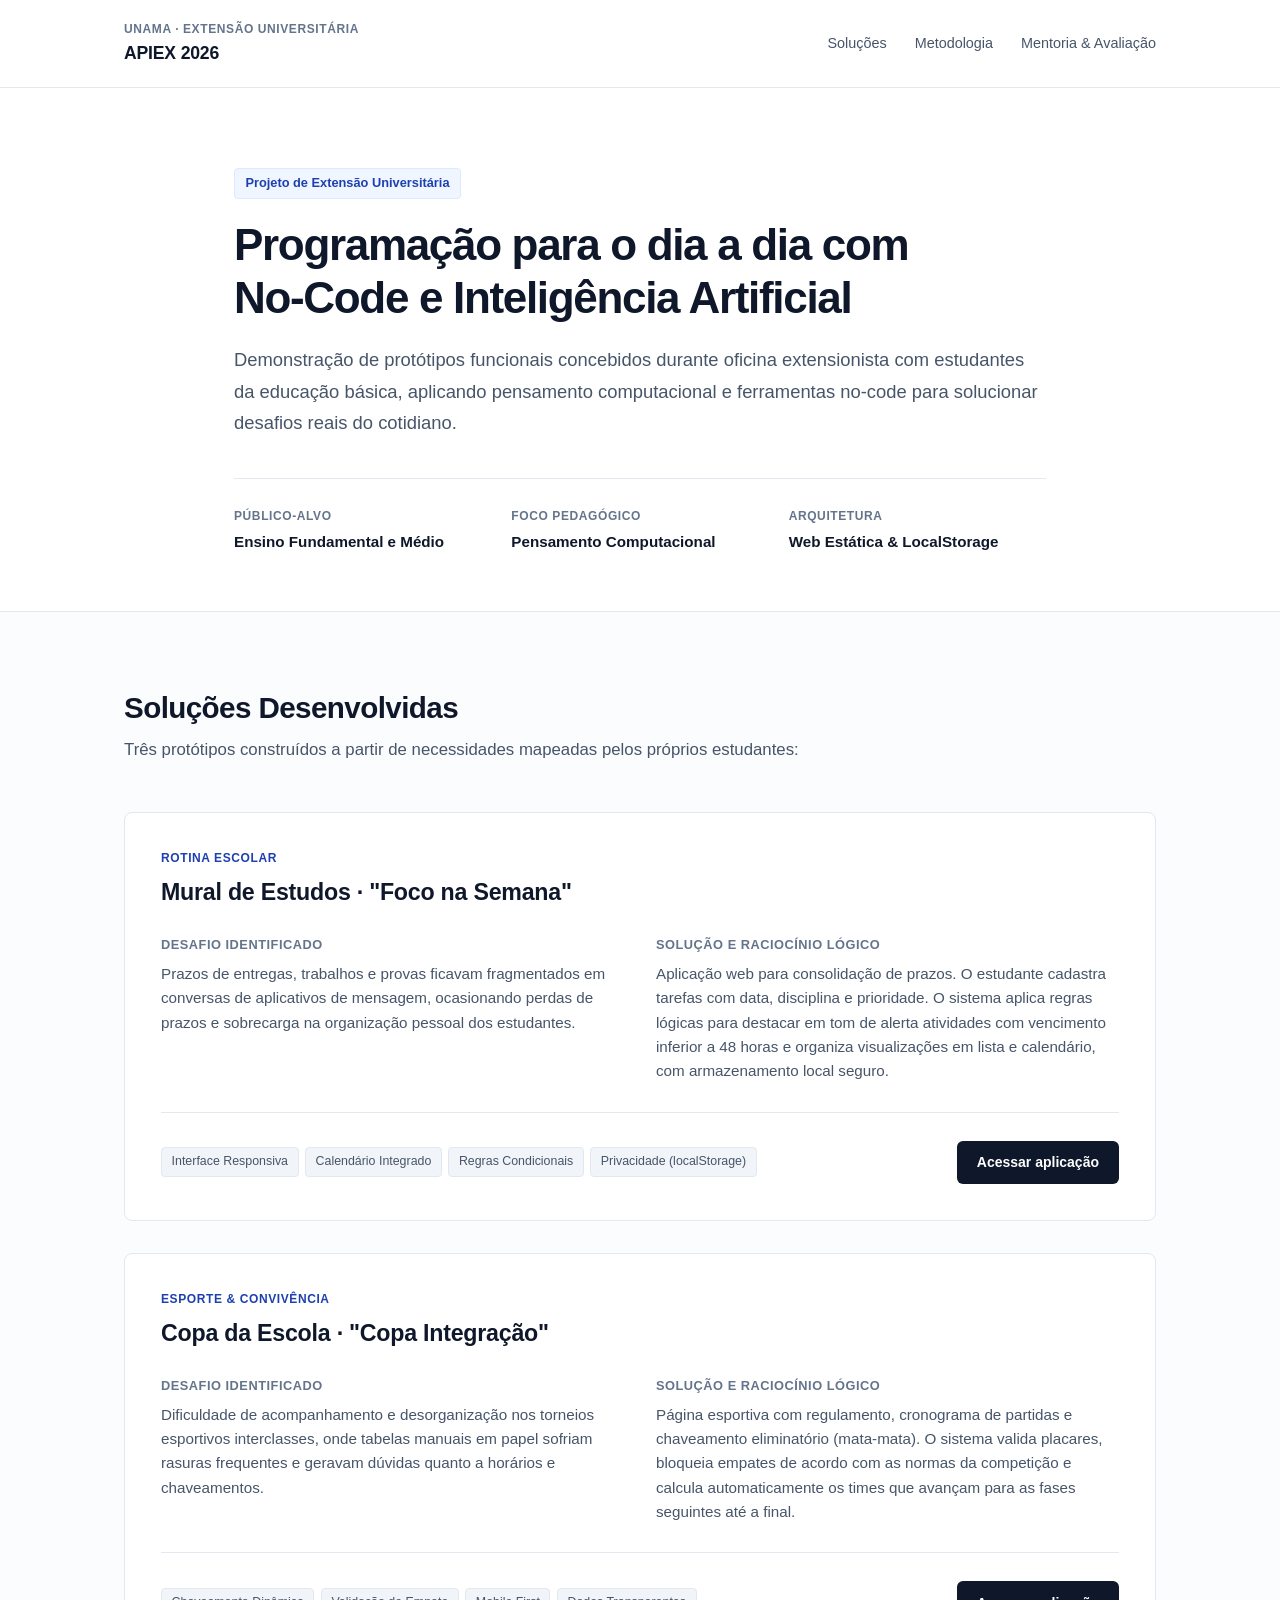
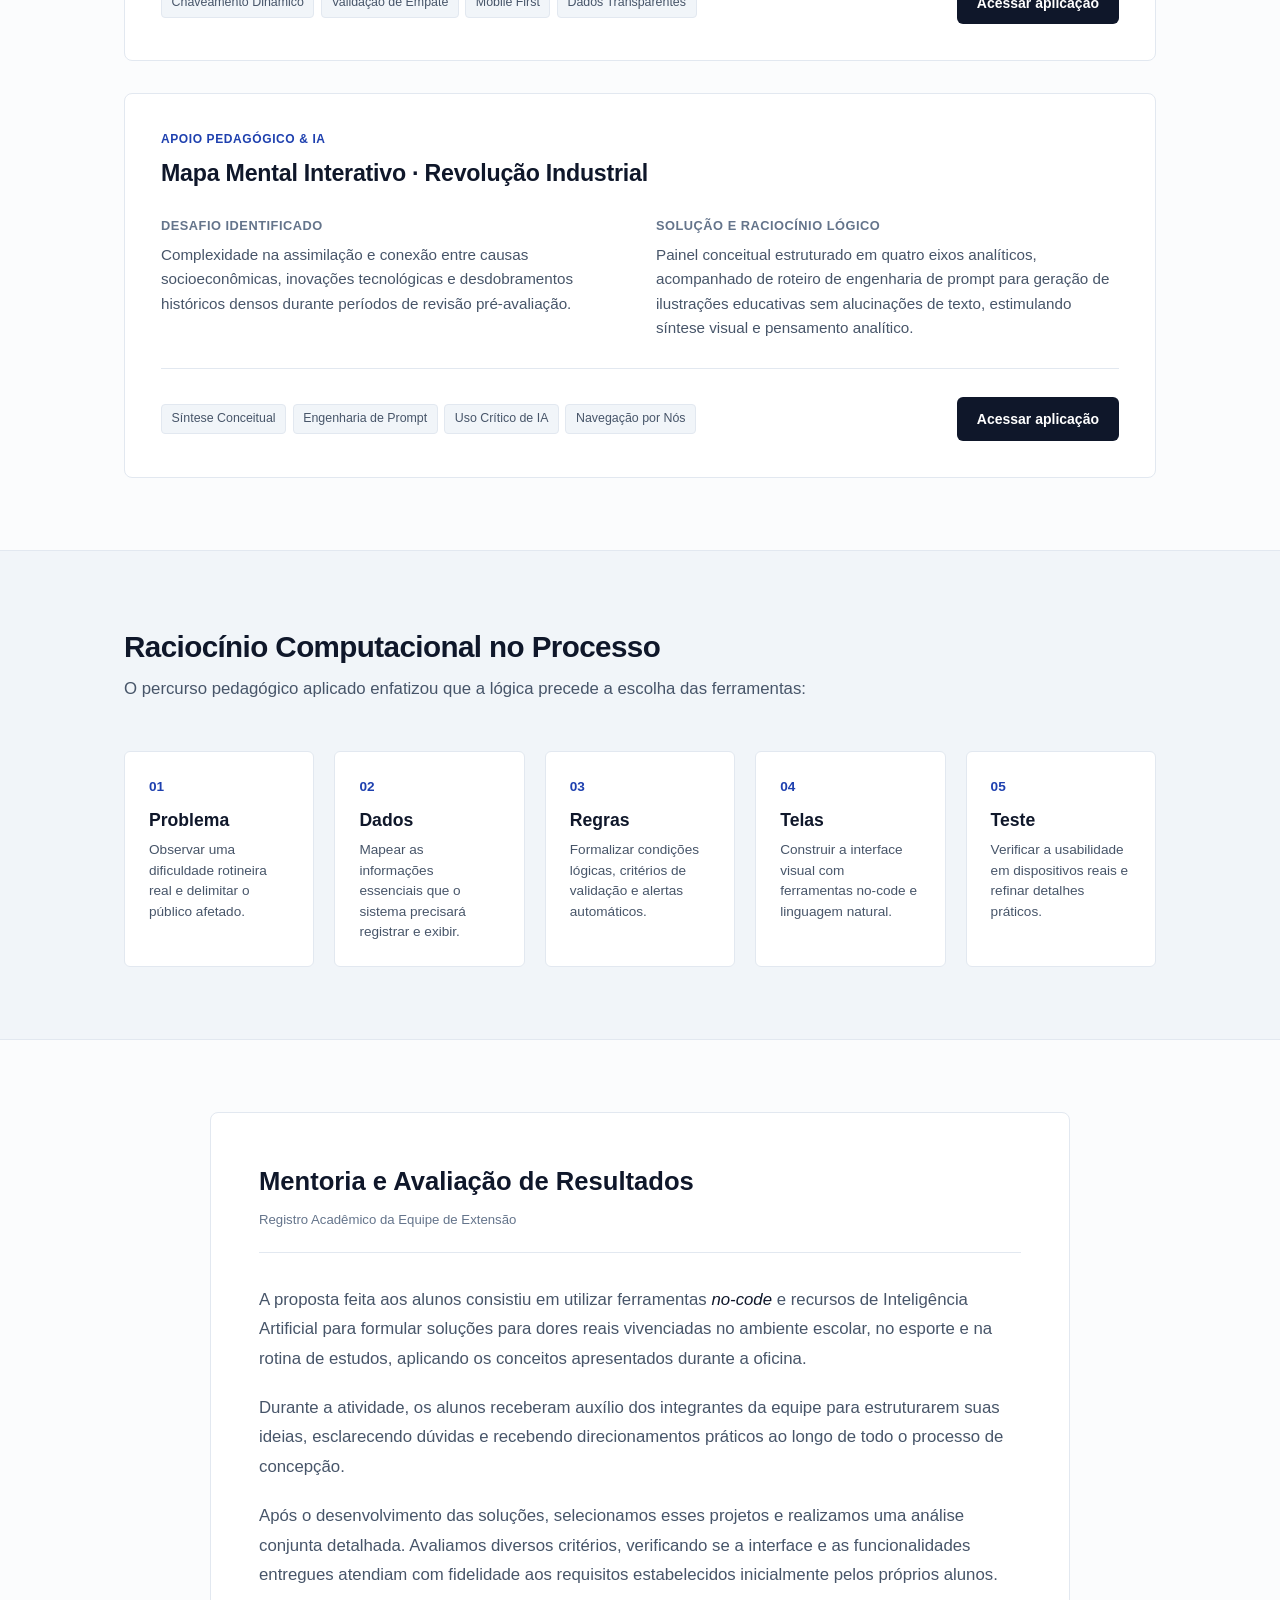
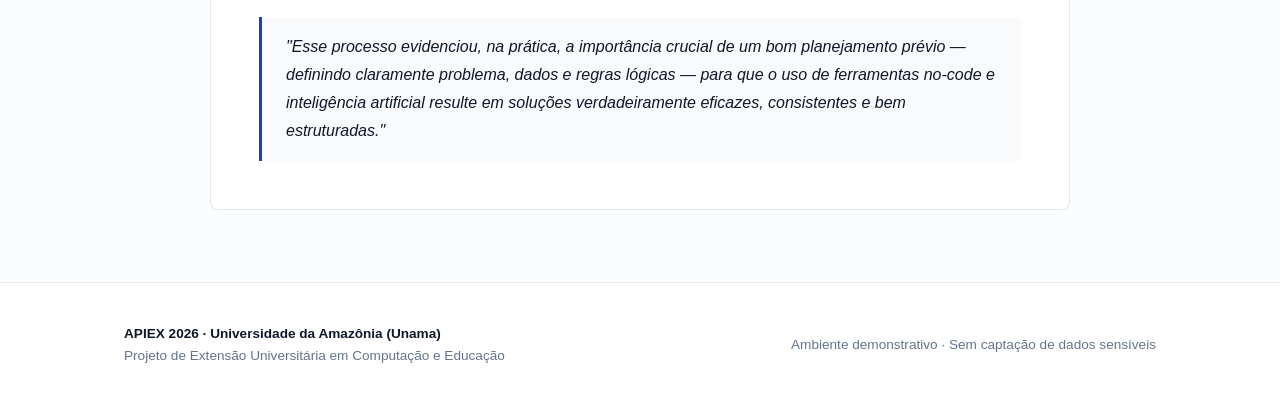
<file: index.html>
<!doctype html>
<html lang="pt-BR">
<head>
  <meta charset="utf-8">
  <meta name="viewport" content="width=device-width, initial-scale=1">
  <meta name="theme-color" content="#ffffff">
  <meta name="description" content="Portal de Soluções No-Code — Projeto de Extensão Universitária APIEX 2026 (Unama).">
  <title>APIEX 2026 · Soluções Digitais com No-Code</title>
  <link rel="stylesheet" href="styles.css">
  <link rel="stylesheet" href="global-nav.css">
</head>
<body>
  <!-- Header Institucional -->
  <header class="site-header">
    <div class="container header-container">
      <div class="brand">
        <span class="brand-institution">Unama · Extensão Universitária</span>
        <span class="brand-title">APIEX 2026</span>
      </div>
      <nav class="site-nav">
        <a href="#solucoes">Soluções</a>
        <a href="#metodologia">Metodologia</a>
        <a href="#analise">Mentoria & Avaliação</a>
      </nav>
    </div>
  </header>

  <main>
    <!-- Hero / Apresentação -->
    <section class="hero-section">
      <div class="container hero-container">
        <div class="meta-label">Projeto de Extensão Universitária</div>
        <h1 class="hero-title">Programação para o dia a dia com No-Code e Inteligência Artificial</h1>
        <p class="hero-lead">
          Demonstração de protótipos funcionais concebidos durante oficina extensionista com estudantes da educação básica, aplicando pensamento computacional e ferramentas no-code para solucionar desafios reais do cotidiano.
        </p>
        <div class="hero-meta-bar">
          <div class="meta-item">
            <span class="meta-key">Público-alvo</span>
            <span class="meta-val">Ensino Fundamental e Médio</span>
          </div>
          <div class="meta-item">
            <span class="meta-key">Foco pedagógico</span>
            <span class="meta-val">Pensamento Computacional</span>
          </div>
          <div class="meta-item">
            <span class="meta-key">Arquitetura</span>
            <span class="meta-val">Web Estática & LocalStorage</span>
          </div>
        </div>
      </div>
    </section>

    <!-- Soluções Desenvolvidas -->
    <section class="section" id="solucoes">
      <div class="container">
        <div class="section-intro">
          <h2>Soluções Desenvolvidas</h2>
          <p>Três protótipos construídos a partir de necessidades mapeadas pelos próprios estudantes:</p>
        </div>

        <div class="showcase-list">
          <!-- Projeto 1: Mural de Estudos -->
          <article class="showcase-item">
            <div class="showcase-header">
              <div class="showcase-domain">Rotina Escolar</div>
              <h3>Mural de Estudos · "Foco na Semana"</h3>
            </div>
            
            <div class="showcase-grid">
              <div class="showcase-col">
                <div class="info-block">
                  <span class="info-label">Desafio identificado</span>
                  <p>Prazos de entregas, trabalhos e provas ficavam fragmentados em conversas de aplicativos de mensagem, ocasionando perdas de prazos e sobrecarga na organização pessoal dos estudantes.</p>
                </div>
              </div>

              <div class="showcase-col">
                <div class="info-block">
                  <span class="info-label">Solução e raciocínio lógico</span>
                  <p>Aplicação web para consolidação de prazos. O estudante cadastra tarefas com data, disciplina e prioridade. O sistema aplica regras lógicas para destacar em tom de alerta atividades com vencimento inferior a 48 horas e organiza visualizações em lista e calendário, com armazenamento local seguro.</p>
                </div>
              </div>
            </div>

            <div class="showcase-footer">
              <div class="tag-group">
                <span class="tag">Interface Responsiva</span>
                <span class="tag">Calendário Integrado</span>
                <span class="tag">Regras Condicionais</span>
                <span class="tag">Privacidade (localStorage)</span>
              </div>
              <a class="action-btn" href="./mural-estudos/">Acessar aplicação</a>
            </div>
          </article>

          <!-- Projeto 2: Copa da Escola -->
          <article class="showcase-item">
            <div class="showcase-header">
              <div class="showcase-domain">Esporte & Convivência</div>
              <h3>Copa da Escola · "Copa Integração"</h3>
            </div>
            
            <div class="showcase-grid">
              <div class="showcase-col">
                <div class="info-block">
                  <span class="info-label">Desafio identificado</span>
                  <p>Dificuldade de acompanhamento e desorganização nos torneios esportivos interclasses, onde tabelas manuais em papel sofriam rasuras frequentes e geravam dúvidas quanto a horários e chaveamentos.</p>
                </div>
              </div>

              <div class="showcase-col">
                <div class="info-block">
                  <span class="info-label">Solução e raciocínio lógico</span>
                  <p>Página esportiva com regulamento, cronograma de partidas e chaveamento eliminatório (mata-mata). O sistema valida placares, bloqueia empates de acordo com as normas da competição e calcula automaticamente os times que avançam para as fases seguintes até a final.</p>
                </div>
              </div>
            </div>

            <div class="showcase-footer">
              <div class="tag-group">
                <span class="tag">Chaveamento Dinâmico</span>
                <span class="tag">Validação de Empate</span>
                <span class="tag">Mobile First</span>
                <span class="tag">Dados Transparentes</span>
              </div>
              <a class="action-btn" href="./copa-escola/">Acessar aplicação</a>
            </div>
          </article>

          <!-- Projeto 3: Mapa Mental -->
          <article class="showcase-item">
            <div class="showcase-header">
              <div class="showcase-domain">Apoio Pedagógico & IA</div>
              <h3>Mapa Mental Interativo · Revolução Industrial</h3>
            </div>
            
            <div class="showcase-grid">
              <div class="showcase-col">
                <div class="info-block">
                  <span class="info-label">Desafio identificado</span>
                  <p>Complexidade na assimilação e conexão entre causas socioeconômicas, inovações tecnológicas e desdobramentos históricos densos durante períodos de revisão pré-avaliação.</p>
                </div>
              </div>

              <div class="showcase-col">
                <div class="info-block">
                  <span class="info-label">Solução e raciocínio lógico</span>
                  <p>Painel conceitual estruturado em quatro eixos analíticos, acompanhado de roteiro de engenharia de prompt para geração de ilustrações educativas sem alucinações de texto, estimulando síntese visual e pensamento analítico.</p>
                </div>
              </div>
            </div>

            <div class="showcase-footer">
              <div class="tag-group">
                <span class="tag">Síntese Conceitual</span>
                <span class="tag">Engenharia de Prompt</span>
                <span class="tag">Uso Crítico de IA</span>
                <span class="tag">Navegação por Nós</span>
              </div>
              <a class="action-btn" href="./mapa-mental/">Acessar aplicação</a>
            </div>
          </article>
        </div>
      </div>
    </section>

    <!-- Metodologia -->
    <section class="section section-muted" id="metodologia">
      <div class="container">
        <div class="section-intro">
          <h2>Raciocínio Computacional no Processo</h2>
          <p>O percurso pedagógico aplicado enfatizou que a lógica precede a escolha das ferramentas:</p>
        </div>

        <div class="steps-grid">
          <div class="step-card">
            <span class="step-index">01</span>
            <h4>Problema</h4>
            <p>Observar uma dificuldade rotineira real e delimitar o público afetado.</p>
          </div>
          <div class="step-card">
            <span class="step-index">02</span>
            <h4>Dados</h4>
            <p>Mapear as informações essenciais que o sistema precisará registrar e exibir.</p>
          </div>
          <div class="step-card">
            <span class="step-index">03</span>
            <h4>Regras</h4>
            <p>Formalizar condições lógicas, critérios de validação e alertas automáticos.</p>
          </div>
          <div class="step-card">
            <span class="step-index">04</span>
            <h4>Telas</h4>
            <p>Construir a interface visual com ferramentas no-code e linguagem natural.</p>
          </div>
          <div class="step-card">
            <span class="step-index">05</span>
            <h4>Teste</h4>
            <p>Verificar a usabilidade em dispositivos reais e refinar detalhes práticos.</p>
          </div>
        </div>
      </div>
    </section>

    <!-- Análise e Mentoria -->
    <section class="section" id="analise">
      <div class="container">
        <div class="editorial-card">
          <div class="editorial-header">
            <h3>Mentoria e Avaliação de Resultados</h3>
            <span class="editorial-meta">Registro Acadêmico da Equipe de Extensão</span>
          </div>
          <div class="editorial-body">
            <p>
              A proposta feita aos alunos consistiu em utilizar ferramentas <em>no-code</em> e recursos de Inteligência Artificial para formular soluções para dores reais vivenciadas no ambiente escolar, no esporte e na rotina de estudos, aplicando os conceitos apresentados durante a oficina.
            </p>
            <p>
              Durante a atividade, os alunos receberam auxílio dos integrantes da equipe para estruturarem suas ideias, esclarecendo dúvidas e recebendo direcionamentos práticos ao longo de todo o processo de concepção.
            </p>
            <p>
              Após o desenvolvimento das soluções, selecionamos esses projetos e realizamos uma análise conjunta detalhada. Avaliamos diversos critérios, verificando se a interface e as funcionalidades entregues atendiam com fidelidade aos requisitos estabelecidos inicialmente pelos próprios alunos.
            </p>
            <blockquote class="editorial-quote">
              "Esse processo evidenciou, na prática, a importância crucial de um bom planejamento prévio — definindo claramente problema, dados e regras lógicas — para que o uso de ferramentas no-code e inteligência artificial resulte em soluções verdadeiramente eficazes, consistentes e bem estruturadas."
            </blockquote>
          </div>
        </div>
      </div>
    </section>
  </main>

  <footer class="site-footer">
    <div class="container footer-container">
      <div class="footer-left">
        <strong>APIEX 2026 · Universidade da Amazônia (Unama)</strong>
        <span>Projeto de Extensão Universitária em Computação e Educação</span>
      </div>
      <div class="footer-right">
        <span>Ambiente demonstrativo · Sem captação de dados sensíveis</span>
      </div>
    </div>
  </footer>
</body>
</html>
</file>
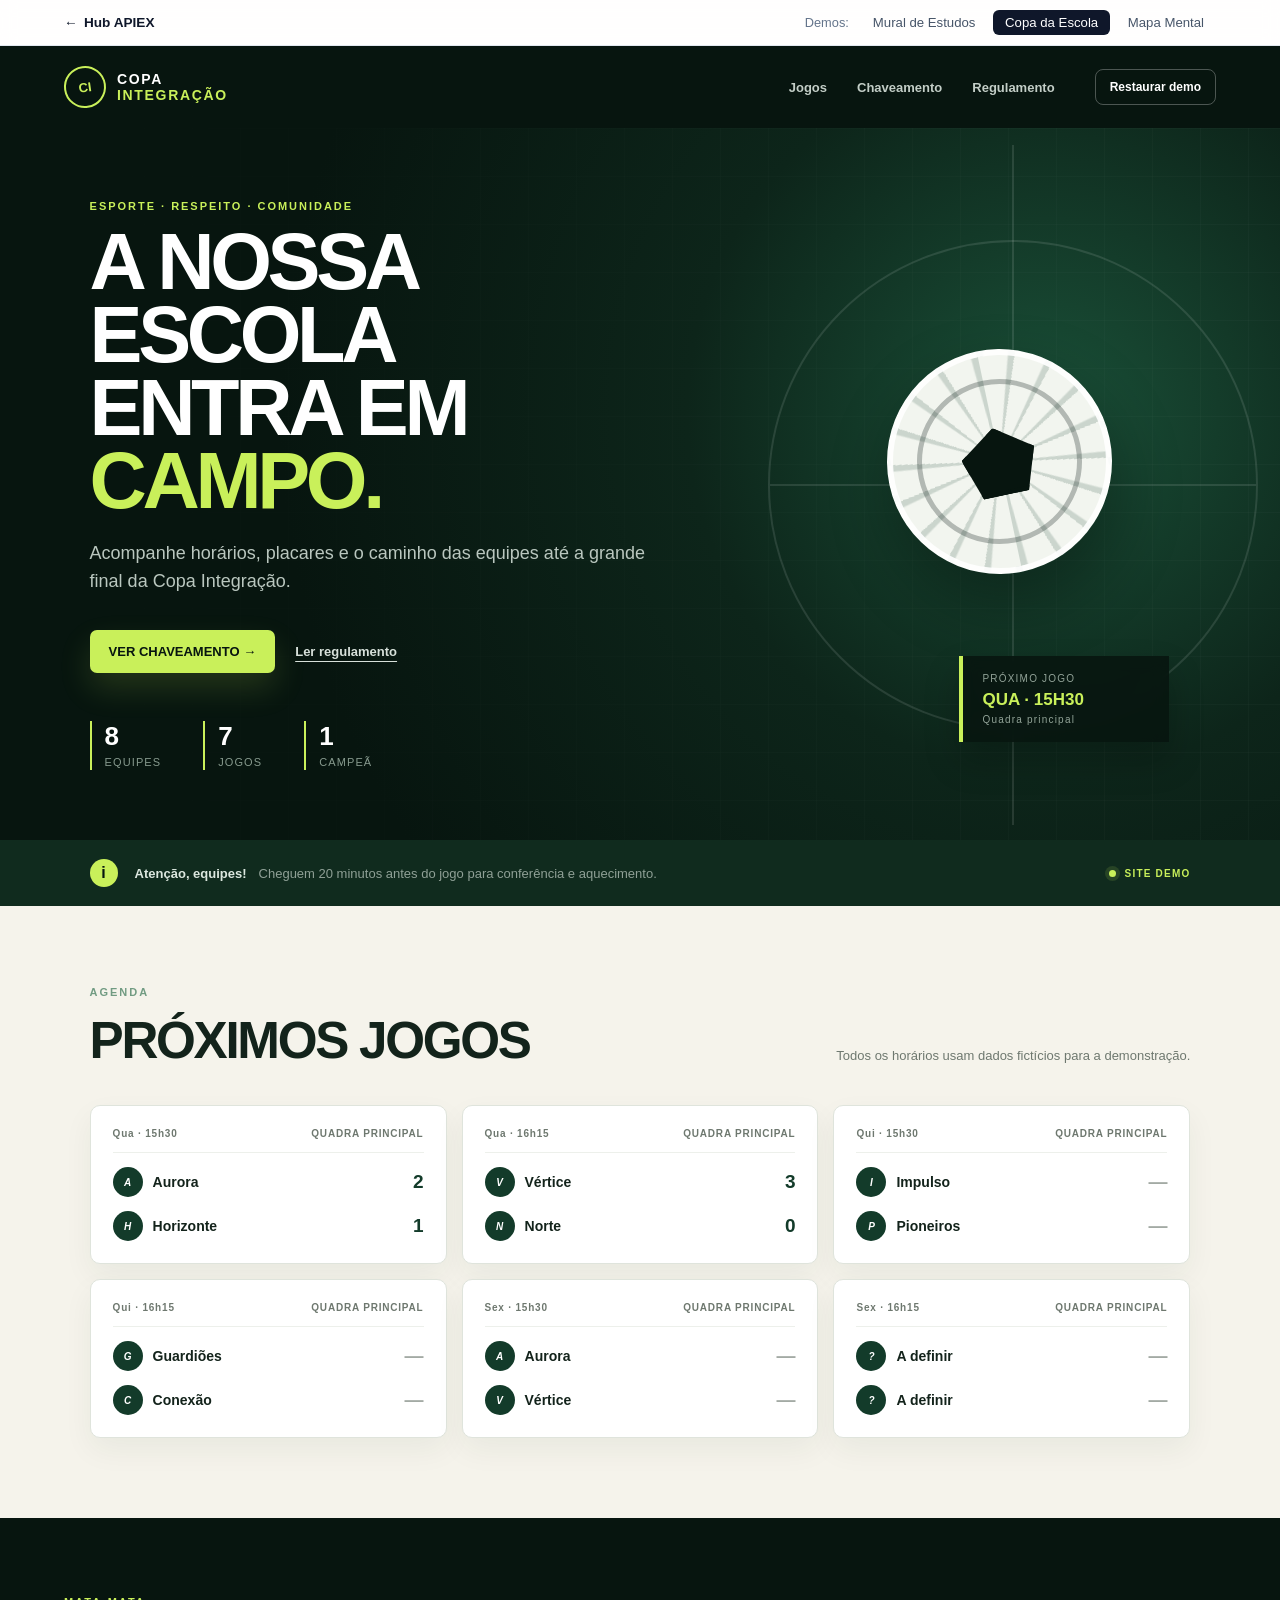
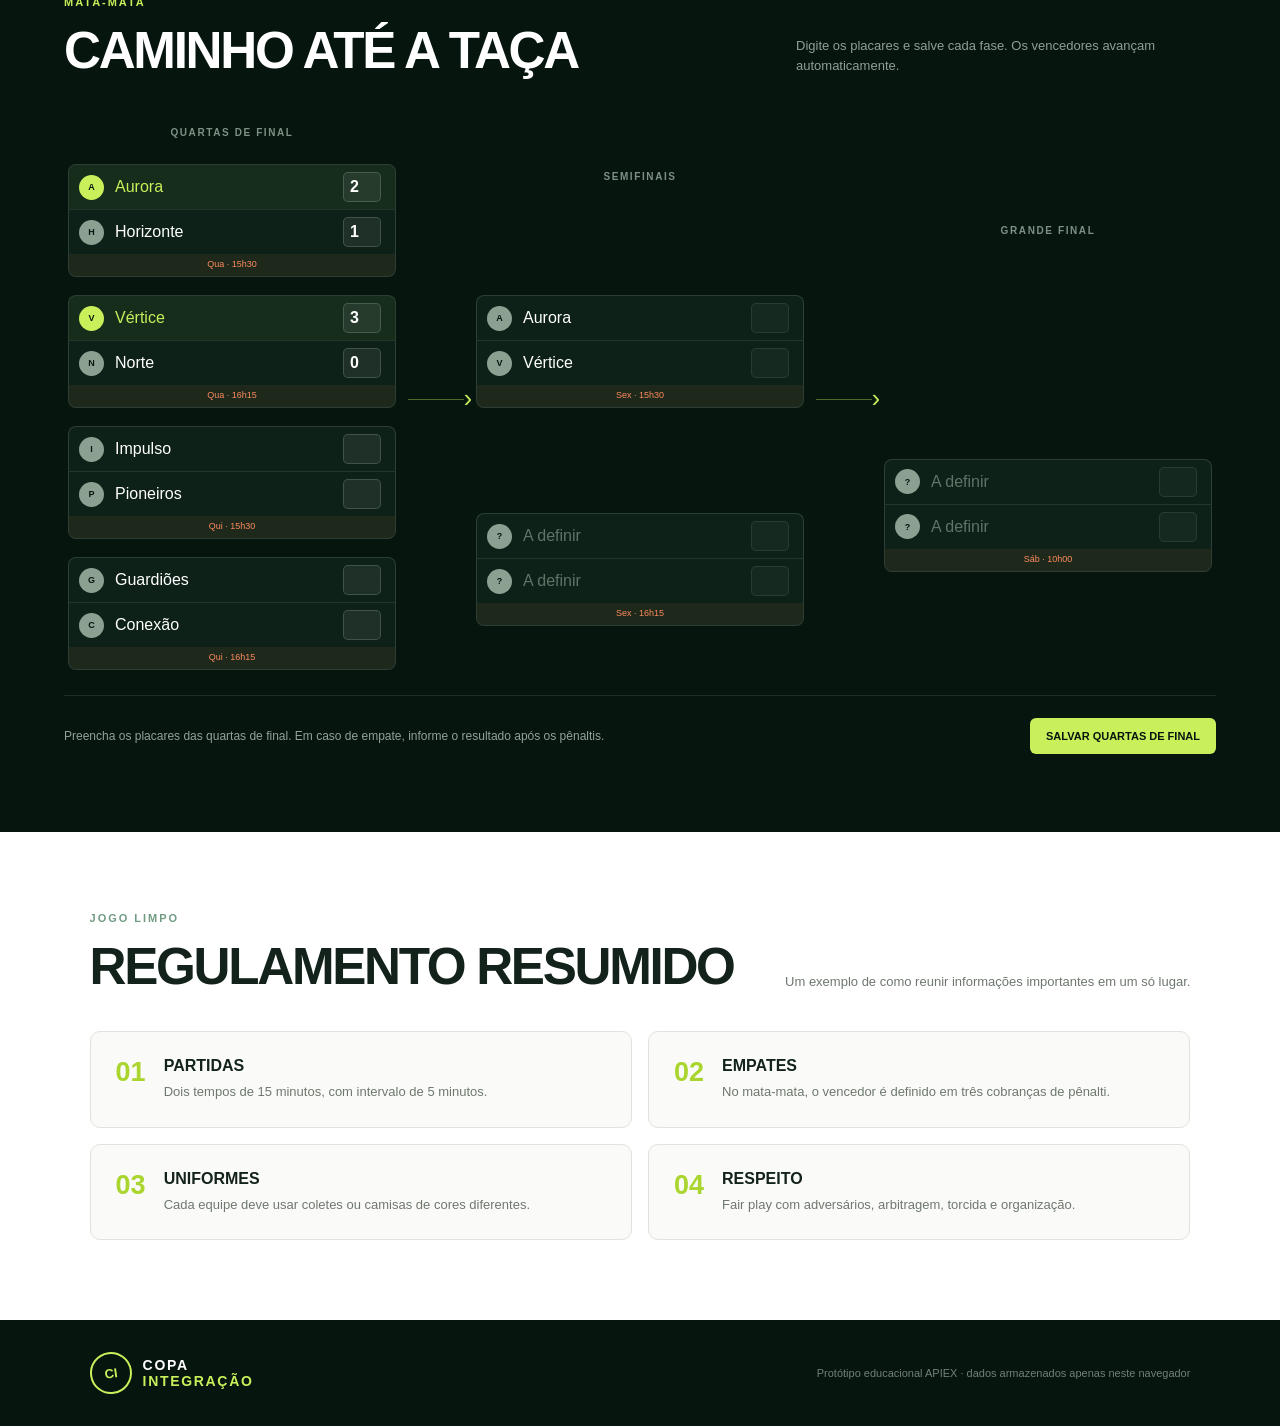
<file: copa-escola/index.html>
<!doctype html>
<html lang="pt-BR">
<head>
  <meta charset="utf-8">
  <meta name="viewport" content="width=device-width, initial-scale=1">
  <meta name="theme-color" content="#07150f">
  <meta name="description" content="Site demonstrativo com informações e chaveamento de um campeonato escolar.">
  <link rel="icon" href="data:image/svg+xml,<svg xmlns=%22http://www.w3.org/2000/svg%22 viewBox=%220 0 100 100%22><circle cx=%2250%22 cy=%2250%22 r=%2248%22 fill=%22%2307150f%22/><text x=%2250%22 y=%2261%22 text-anchor=%22middle%22 font-size=%2235%22 fill=%22%23c9f05a%22>CI</text></svg>">
  <title>Copa Integração · Campeonato escolar</title>
  <link rel="stylesheet" href="styles.css">
  <link rel="stylesheet" href="../global-nav.css">
</head>
<body>
  <header class="apiex-topbar" aria-label="Navegação do Projeto APIEX">
    <div class="apiex-topbar-inner">
      <a href="../" class="apiex-back-link">
        <span aria-hidden="true">←</span> Hub APIEX
      </a>
      <div class="apiex-demos-nav">
        <span class="apiex-label">Demos:</span>
        <a href="../mural-estudos/" class="apiex-nav-link">Mural de Estudos</a>
        <a href="../copa-escola/" class="apiex-nav-link active">Copa da Escola</a>
        <a href="../mapa-mental/" class="apiex-nav-link">Mapa Mental</a>
      </div>
    </div>
  </header>
  <a class="skip-link" href="#conteudo">Pular para o conteúdo</a>

  <header class="site-header">
    <a class="logo" href="#inicio" aria-label="Copa Integração — início">
      <span class="logo-mark" aria-hidden="true">CI</span>
      <span>COPA <b>INTEGRAÇÃO</b></span>
    </a>
    <nav aria-label="Navegação principal">
      <a href="#jogos">Jogos</a>
      <a href="#chaveamento">Chaveamento</a>
      <a href="#regulamento">Regulamento</a>
    </nav>
    <button class="outline-button" id="reset-championship" type="button">Restaurar demo</button>
  </header>

  <main id="conteudo">
    <section class="hero" id="inicio">
      <div class="hero-copy">
        <p class="eyebrow">ESPORTE · RESPEITO · COMUNIDADE</p>
        <h1>A nossa escola<br>entra em <span>campo.</span></h1>
        <p class="hero-description">Acompanhe horários, placares e o caminho das equipes até a grande final da Copa Integração.</p>
        <div class="hero-actions">
          <a class="primary-button" href="#chaveamento">Ver chaveamento <span aria-hidden="true">→</span></a>
          <a class="link-button" href="#regulamento">Ler regulamento</a>
        </div>
        <div class="hero-stats" aria-label="Resumo do campeonato">
          <div><strong>8</strong><span>equipes</span></div>
          <div><strong>7</strong><span>jogos</span></div>
          <div><strong>1</strong><span>campeã</span></div>
        </div>
      </div>

      <div class="hero-art" aria-label="Ilustração abstrata de uma bola no campo">
        <div class="field-lines"></div>
        <div class="ball"><span>◆</span></div>
        <div class="score-chip"><small>PRÓXIMO JOGO</small><b>QUA · 15H30</b><span>Quadra principal</span></div>
      </div>
    </section>

    <section class="announcement" aria-label="Aviso importante">
      <span class="announcement-icon" aria-hidden="true">i</span>
      <div><b>Atenção, equipes!</b><span>Cheguem 20 minutos antes do jogo para conferência e aquecimento.</span></div>
      <span class="live-label"><i></i> SITE DEMO</span>
    </section>

    <section class="section games-section" id="jogos">
      <div class="section-title">
        <div><p class="eyebrow">AGENDA</p><h2>Próximos jogos</h2></div>
        <p>Todos os horários usam dados fictícios para a demonstração.</p>
      </div>
      <div class="schedule-grid" id="schedule-grid"></div>
    </section>

    <section class="bracket-section" id="chaveamento">
      <div class="section-title light-title">
        <div><p class="eyebrow">MATA-MATA</p><h2>Caminho até a taça</h2></div>
        <p>Digite os placares e salve cada fase. Os vencedores avançam automaticamente.</p>
      </div>

      <div class="bracket-scroll">
        <div class="bracket" id="bracket" aria-live="polite"></div>
      </div>

      <div class="bracket-footer">
        <p id="bracket-status">Preencha os placares das quartas de final.</p>
        <button class="save-button" id="save-current-stage" type="button">Salvar quartas de final</button>
      </div>
      <div class="champion-banner hidden" id="champion-banner">
        <span aria-hidden="true">★</span>
        <div><small>CAMPEÃ DA COPA INTEGRAÇÃO</small><strong id="champion-name">A definir</strong></div>
        <span aria-hidden="true">★</span>
      </div>
    </section>

    <section class="section rules-section" id="regulamento">
      <div class="section-title">
        <div><p class="eyebrow">JOGO LIMPO</p><h2>Regulamento resumido</h2></div>
        <p>Um exemplo de como reunir informações importantes em um só lugar.</p>
      </div>
      <div class="rules-grid">
        <article><span>01</span><div><h3>Partidas</h3><p>Dois tempos de 15 minutos, com intervalo de 5 minutos.</p></div></article>
        <article><span>02</span><div><h3>Empates</h3><p>No mata-mata, o vencedor é definido em três cobranças de pênalti.</p></div></article>
        <article><span>03</span><div><h3>Uniformes</h3><p>Cada equipe deve usar coletes ou camisas de cores diferentes.</p></div></article>
        <article><span>04</span><div><h3>Respeito</h3><p>Fair play com adversários, arbitragem, torcida e organização.</p></div></article>
      </div>
    </section>
  </main>

  <footer>
    <div class="logo"><span class="logo-mark">CI</span><span>COPA <b>INTEGRAÇÃO</b></span></div>
    <p>Protótipo educacional APIEX · dados armazenados apenas neste navegador</p>
  </footer>

  <div class="toast" id="toast" role="status" aria-live="polite"></div>
  <script src="app.js"></script>
</body>
</html>
</file>
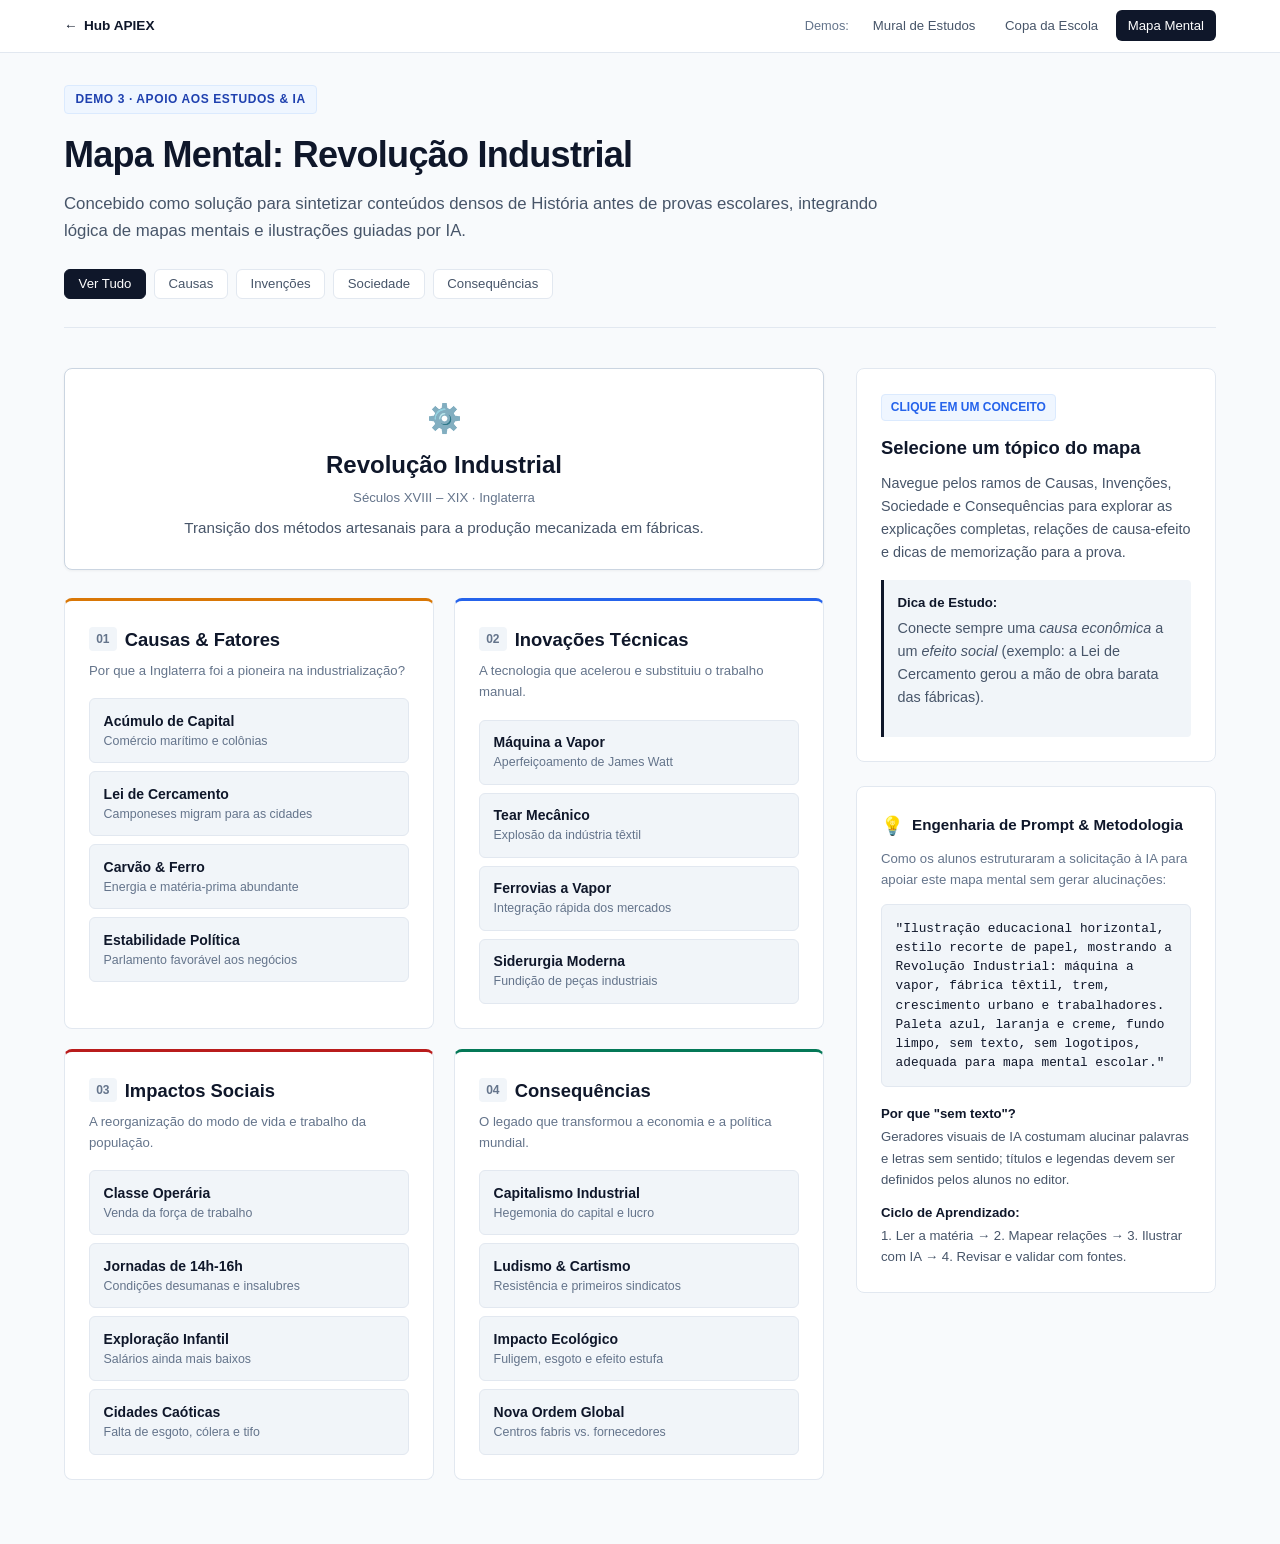
<file: mapa-mental/index.html>
<!doctype html>
<html lang="pt-BR">
<head>
  <meta charset="utf-8">
  <meta name="viewport" content="width=device-width, initial-scale=1">
  <meta name="theme-color" content="#ffffff">
  <meta name="description" content="Mapa mental visual e interativo sobre a Revolução Industrial para apoio aos estudos.">
  <link rel="icon" href="data:image/svg+xml,<svg xmlns=%22http://www.w3.org/2000/svg%22 viewBox=%220 0 100 100%22><rect width=%22100%22 height=%22100%22 rx=%2225%22 fill=%22%230f172a%22/><text x=%2250%22 y=%2268%22 text-anchor=%22middle%22 font-size=%2255%22 fill=%22white%22>🧠</text></svg>">
  <title>Mapa Mental Interativo · Revolução Industrial</title>
  <link rel="stylesheet" href="styles.css">
  <link rel="stylesheet" href="../global-nav.css">
</head>
<body>
  <header class="apiex-topbar" aria-label="Navegação do Projeto APIEX">
    <div class="apiex-topbar-inner">
      <a href="../" class="apiex-back-link">
        <span aria-hidden="true">←</span> Hub APIEX
      </a>
      <div class="apiex-demos-nav">
        <span class="apiex-label">Demos:</span>
        <a href="../mural-estudos/" class="apiex-nav-link">Mural de Estudos</a>
        <a href="../copa-escola/" class="apiex-nav-link">Copa da Escola</a>
        <a href="../mapa-mental/" class="apiex-nav-link active">Mapa Mental</a>
      </div>
    </div>
  </header>

  <div class="app-layout">
    <!-- Header Principal -->
    <header class="mindmap-header">
      <div class="header-content">
        <div class="badge-tag">Demo 3 · Apoio aos Estudos & IA</div>
        <h1>Mapa Mental: <span>Revolução Industrial</span></h1>
        <p class="subtitle">Concebido como solução para sintetizar conteúdos densos de História antes de provas escolares, integrando lógica de mapas mentais e ilustrações guiadas por IA.</p>
      </div>
      <div class="header-actions">
        <button class="filter-btn active" data-filter="all">Ver Tudo</button>
        <button class="filter-btn" data-filter="causas">Causas</button>
        <button class="filter-btn" data-filter="inovacoes">Invenções</button>
        <button class="filter-btn" data-filter="sociedade">Sociedade</button>
        <button class="filter-btn" data-filter="consequencias">Consequências</button>
      </div>
    </header>

    <main class="mindmap-container">
      <!-- Centro do Mapa Mental -->
      <section class="mindmap-canvas">
        <div class="central-node" id="central-node">
          <div class="node-icon">⚙️</div>
          <h2>Revolução Industrial</h2>
          <span class="period">Séculos XVIII – XIX · Inglaterra</span>
          <p class="node-desc">Transição dos métodos artesanais para a produção mecanizada em fábricas.</p>
        </div>

        <!-- Ramos do Mapa -->
        <div class="branches-grid">
          <!-- Ramo 1: Causas -->
          <article class="branch-card causas" data-category="causas">
            <div class="branch-header">
              <span class="branch-badge">01</span>
              <h3>Causas & Fatores</h3>
            </div>
            <p class="branch-summary">Por que a Inglaterra foi a pioneira na industrialização?</p>
            <ul class="node-list">
              <li class="node-item" data-title="Pioneirismo Inglês e Capital" data-text="Acúmulo de capitais obtido através do comércio marítimo global, expansão colonial e tratados vantajosos.">
                <strong>Acúmulo de Capital</strong>
                <span>Comércio marítimo e colônias</span>
              </li>
              <li class="node-item" data-title="Cercamento dos Campos (Enclosures)" data-text="Terras comunais foram transformadas em propriedades privadas de pastoreio, expulsando camponeses para as cidades (êxodo rural).">
                <strong>Lei de Cercamento</strong>
                <span>Camponeses migram para as cidades</span>
              </li>
              <li class="node-item" data-title="Recursos Minerais Abundantes" data-text="O solo britânico possuía imensas jazidas de carvão mineral (combustível da máquina a vapor) e minério de ferro (para construir máquinas).">
                <strong>Carvão & Ferro</strong>
                <span>Energia e matéria-prima abundante</span>
              </li>
              <li class="node-item" data-title="Burguesia no Poder" data-text="Desde a Revolução Gloriosa (1688), a burguesia tinha representação no Parlamento, garantindo estabilidade política pró-mercado.">
                <strong>Estabilidade Política</strong>
                <span>Parlamento favorável aos negócios</span>
              </li>
            </ul>
          </article>

          <!-- Ramo 2: Inovações -->
          <article class="branch-card inovacoes" data-category="inovacoes">
            <div class="branch-header">
              <span class="branch-badge">02</span>
              <h3>Inovações Técnicas</h3>
            </div>
            <p class="branch-summary">A tecnologia que acelerou e substituiu o trabalho manual.</p>
            <ul class="node-list">
              <li class="node-item" data-title="Máquina a Vapor (1769)" data-text="Aperfeiçoada por James Watt, converteu energia térmica em movimento mecânico, permitindo fábricas longe de rios.">
                <strong>Máquina a Vapor</strong>
                <span>Aperfeiçoamento de James Watt</span>
              </li>
              <li class="node-item" data-title="Tear Mecânico" data-text="Multiplicou vertiginosamente a produção de tecidos de algodão, tornando a indústria têxtil o motor inicial da revolução.">
                <strong>Tear Mecânico</strong>
                <span>Explosão da indústria têxtil</span>
              </li>
              <li class="node-item" data-title="Locomotivas & Ferrovias" data-text="As ferrovias a vapor revolucionaram o transporte de cargas e pessoas, reduzindo tempo e custo de integração econômica.">
                <strong>Ferrovias a Vapor</strong>
                <span>Integração rápida dos mercados</span>
              </li>
              <li class="node-item" data-title="Metalurgia e Siderurgia" data-text="Novas técnicas de purificação do ferro permitiram fabricar trilhos, cascos de navios e maquinários robustos.">
                <strong>Siderurgia Moderna</strong>
                <span>Fundição de peças industriais</span>
              </li>
            </ul>
          </article>

          <!-- Ramo 3: Transformações Sociais -->
          <article class="branch-card sociedade" data-category="sociedade">
            <div class="branch-header">
              <span class="branch-badge">03</span>
              <h3>Impactos Sociais</h3>
            </div>
            <p class="branch-summary">A reorganização do modo de vida e trabalho da população.</p>
            <ul class="node-list">
              <li class="node-item" data-title="Surgimento do Proletariado" data-text="Trabalhadores sem posses que vendiam sua força de trabalho em troca de salários miseráveis para subsistência.">
                <strong>Classe Operária</strong>
                <span>Venda da força de trabalho</span>
              </li>
              <li class="node-item" data-title="Jornadas Exaustivas" data-text="Turnos de 14 a 16 horas diárias, 6 ou 7 dias por semana, em ambientes fabris úmidos, escuros e sem ventilação.">
                <strong>Jornadas de 14h-16h</strong>
                <span>Condições desumanas e insalubres</span>
              </li>
              <li class="node-item" data-title="Trabalho Infantil e Feminino" data-text="Crianças e mulheres eram contratadas em larga escala por receberem salários ainda menores e caberem entre peças de máquinas.">
                <strong>Exploração Infantil</strong>
                <span>Salários ainda mais baixos</span>
              </li>
              <li class="node-item" data-title="Urbanização Desordenada" data-text="Crescimento caótico de bairros operários ao redor das fábricas, sem saneamento básico, gerando epidemias frequentes.">
                <strong>Cidades Caóticas</strong>
                <span>Falta de esgoto, cólera e tifo</span>
              </li>
            </ul>
          </article>

          <!-- Ramo 4: Consequências -->
          <article class="branch-card consequencias" data-category="consequencias">
            <div class="branch-header">
              <span class="branch-badge">04</span>
              <h3>Consequências</h3>
            </div>
            <p class="branch-summary">O legado que transformou a economia e a política mundial.</p>
            <ul class="node-list">
              <li class="node-item" data-title="Capitalismo Industrial" data-text="Consolidação do lucro, da livre concorrência e da divisão entre donos dos meios de produção (burgueses) e trabalhadores.">
                <strong>Capitalismo Industrial</strong>
                <span>Hegemonia do capital e lucro</span>
              </li>
              <li class="node-item" data-title="Movimentos Operários" data-text="Desde a quebra de máquinas (Ludismo) até a reivindicação de direitos políticos (Cartismo) e fundação de sindicatos (Trade Unions).">
                <strong>Ludismo & Cartismo</strong>
                <span>Resistência e primeiros sindicatos</span>
              </li>
              <li class="node-item" data-title="Poluição & Meio Ambiente" data-text="Início da queima massiva de combustíveis fósseis, fuligem nas cidades e contaminação de bacias hidrográficas.">
                <strong>Impacto Ecológico</strong>
                <span>Fuligem, esgoto e efeito estufa</span>
              </li>
              <li class="node-item" data-title="Divisão Global do Trabalho" data-text="Países industrializados vendem manufaturados caros, enquanto países periféricos fornecem matérias-primas e alimentos.">
                <strong>Nova Ordem Global</strong>
                <span>Centros fabris vs. fornecedores</span>
              </li>
            </ul>
          </article>
        </div>
      </section>

      <!-- Painel Lateral Interativo / Inspetor -->
      <aside class="mindmap-inspector" id="inspector">
        <div class="inspector-card">
          <div class="inspector-badge" id="inspector-tag">Clique em um conceito</div>
          <h3 id="inspector-title">Selecione um tópico do mapa</h3>
          <p id="inspector-body">Navegue pelos ramos de Causas, Invenções, Sociedade e Consequências para explorar as explicações completas, relações de causa-efeito e dicas de memorização para a prova.</p>
          <div class="review-box" id="inspector-review">
            <strong>Dica de Estudo:</strong>
            <p>Conecte sempre uma <em>causa econômica</em> a um <em>efeito social</em> (exemplo: a Lei de Cercamento gerou a mão de obra barata das fábricas).</p>
          </div>
        </div>

        <!-- Seção Pedagógica: Como foi usado o No-Code e a IA -->
        <div class="method-card">
          <div class="method-header">
            <span class="method-icon">💡</span>
            <h4>Engenharia de Prompt & Metodologia</h4>
          </div>
          <p class="method-desc">Como os alunos estruturaram a solicitação à IA para apoiar este mapa mental sem gerar alucinações:</p>
          
          <div class="prompt-box">
            <code>"Ilustração educacional horizontal, estilo recorte de papel, mostrando a Revolução Industrial: máquina a vapor, fábrica têxtil, trem, crescimento urbano e trabalhadores. Paleta azul, laranja e creme, fundo limpo, sem texto, sem logotipos, adequada para mapa mental escolar."</code>
          </div>

          <div class="method-points">
            <div class="point-item">
              <strong>Por que "sem texto"?</strong>
              <span>Geradores visuais de IA costumam alucinar palavras e letras sem sentido; títulos e legendas devem ser definidos pelos alunos no editor.</span>
            </div>
            <div class="point-item">
              <strong>Ciclo de Aprendizado:</strong>
              <span>1. Ler a matéria → 2. Mapear relações → 3. Ilustrar com IA → 4. Revisar e validar com fontes.</span>
            </div>
          </div>
        </div>
      </aside>
    </main>
  </div>

  <script>
    // Filtro por categoria
    const filterButtons = document.querySelectorAll('.filter-btn');
    const branchCards = document.querySelectorAll('.branch-card');

    filterButtons.forEach(btn => {
      btn.addEventListener('click', () => {
        filterButtons.forEach(b => b.classList.remove('active'));
        btn.classList.add('active');
        const filter = btn.dataset.filter;

        branchCards.forEach(card => {
          if (filter === 'all' || card.dataset.category === filter) {
            card.style.display = 'block';
          } else {
            card.style.display = 'none';
          }
        });
      });
    });

    // Interatividade ao clicar nos nós
    const nodeItems = document.querySelectorAll('.node-item');
    const inspectorTitle = document.getElementById('inspector-title');
    const inspectorBody = document.getElementById('inspector-body');
    const inspectorTag = document.getElementById('inspector-tag');
    const inspectorReview = document.getElementById('inspector-review');

    nodeItems.forEach(item => {
      item.addEventListener('click', () => {
        nodeItems.forEach(n => n.classList.remove('selected'));
        item.classList.add('selected');

        const title = item.dataset.title || item.querySelector('strong').innerText;
        const text = item.dataset.text || '';
        const parentCard = item.closest('.branch-card');
        const categoryName = parentCard.querySelector('h3').innerText;

        inspectorTag.innerText = categoryName;
        inspectorTitle.innerText = title;
        inspectorBody.innerText = text;

        inspectorReview.innerHTML = `
          <strong>Ponto de Atenção para Avaliações:</strong>
          <p>Lembre-se de contextualizar esse tópico dentro do ciclo geral de transformação industrial inglesa do século XVIII.</p>
        `;

        // Rola até o inspetor em mobile
        if (window.innerWidth <= 900) {
          document.getElementById('inspector').scrollIntoView({ behavior: 'smooth' });
        }
      });
    });
  </script>
</body>
</html>
</file>
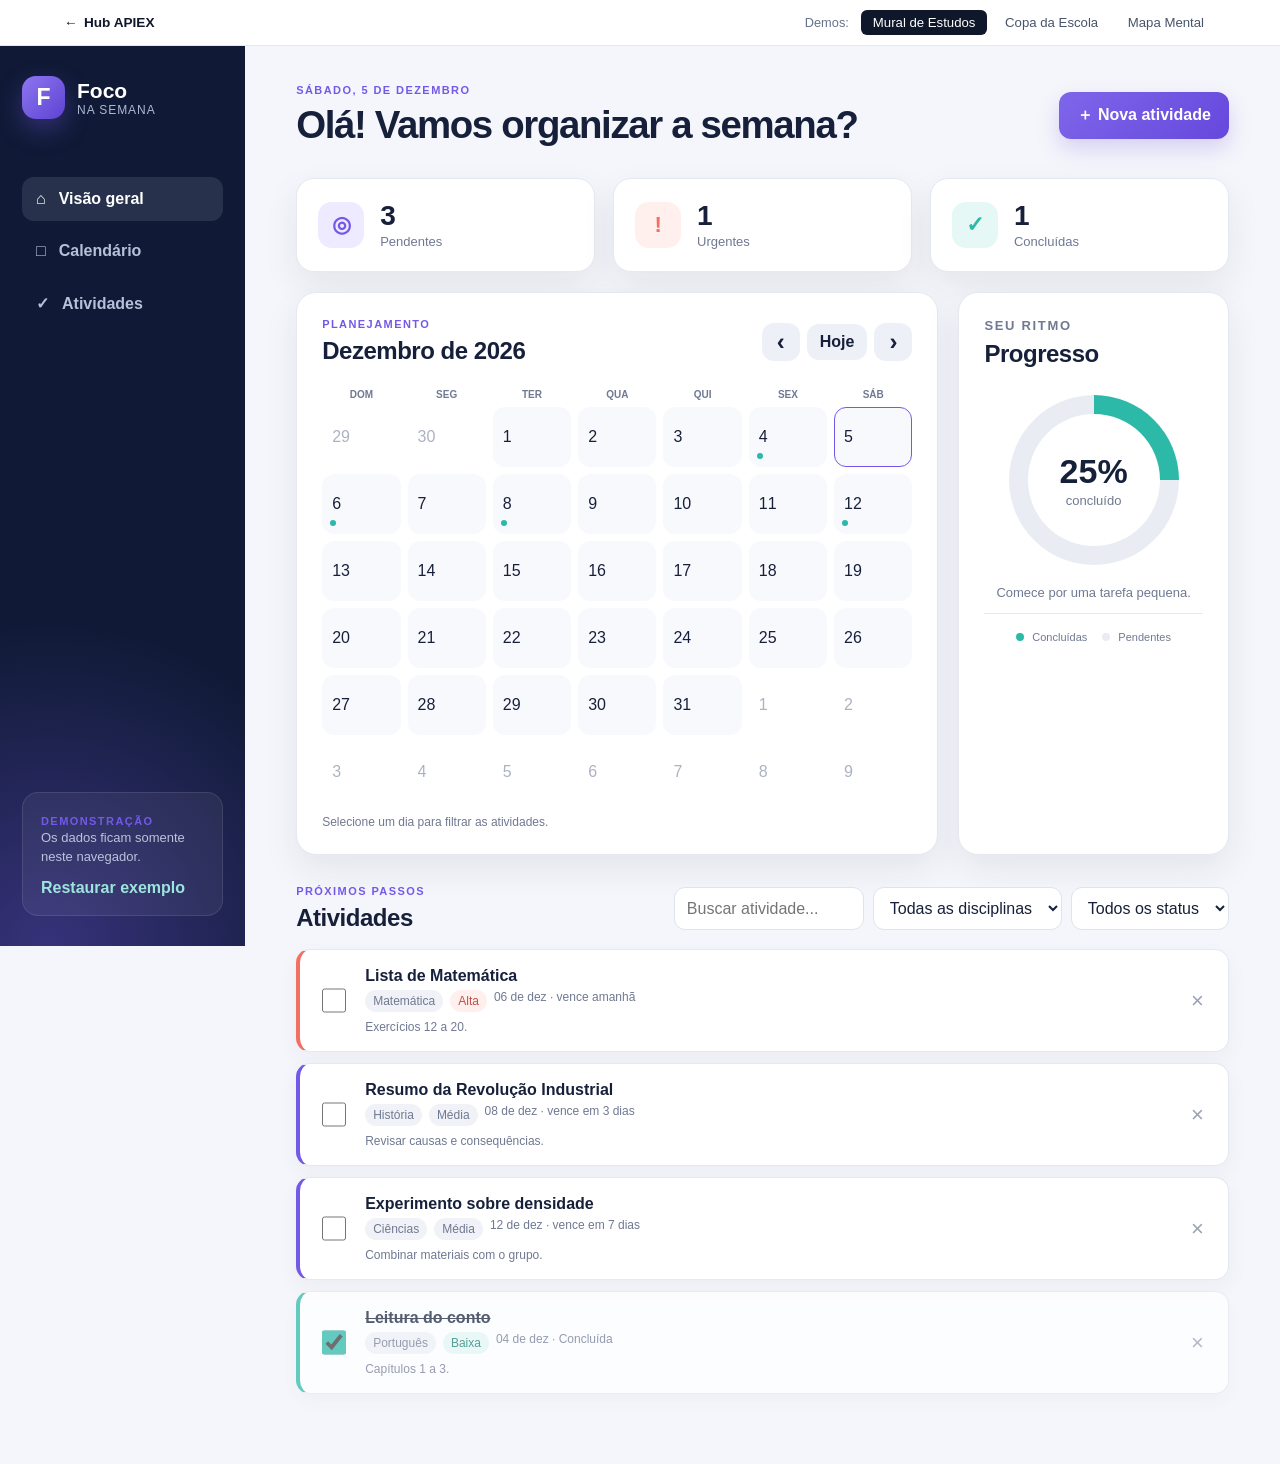
<file: mural-estudos/index.html>
<!doctype html>
<html lang="pt-BR">
<head>
  <meta charset="utf-8">
  <meta name="viewport" content="width=device-width, initial-scale=1">
  <meta name="theme-color" content="#101a36">
  <meta name="description" content="Mural escolar demonstrativo para organizar atividades e prazos.">
  <link rel="icon" href="data:image/svg+xml,<svg xmlns=%22http://www.w3.org/2000/svg%22 viewBox=%220 0 100 100%22><rect width=%22100%22 height=%22100%22 rx=%2225%22 fill=%22%237459e8%22/><text x=%2250%22 y=%2268%22 text-anchor=%22middle%22 font-size=%2260%22 fill=%22white%22>F</text></svg>">
  <title>Foco na Semana · Mural de estudos</title>
  <link rel="stylesheet" href="styles.css">
  <link rel="stylesheet" href="../global-nav.css">
</head>
<body>
  <header class="apiex-topbar" aria-label="Navegação do Projeto APIEX">
    <div class="apiex-topbar-inner">
      <a href="../" class="apiex-back-link">
        <span aria-hidden="true">←</span> Hub APIEX
      </a>
      <div class="apiex-demos-nav">
        <span class="apiex-label">Demos:</span>
        <a href="../mural-estudos/" class="apiex-nav-link active">Mural de Estudos</a>
        <a href="../copa-escola/" class="apiex-nav-link">Copa da Escola</a>
        <a href="../mapa-mental/" class="apiex-nav-link">Mapa Mental</a>
      </div>
    </div>
  </header>
  <a class="skip-link" href="#conteudo">Pular para o conteúdo</a>

  <div class="app-shell">
    <aside class="sidebar" aria-label="Navegação principal">
      <a class="brand" href="#inicio" aria-label="Foco na Semana — início">
        <span class="brand-mark" aria-hidden="true">F</span>
        <span><b>Foco</b><small>na Semana</small></span>
      </a>

      <nav class="nav-list">
        <a class="nav-item active" href="#inicio"><span aria-hidden="true">⌂</span> Visão geral</a>
        <a class="nav-item" href="#calendario"><span aria-hidden="true">□</span> Calendário</a>
        <a class="nav-item" href="#atividades"><span aria-hidden="true">✓</span> Atividades</a>
      </nav>

      <div class="sidebar-note">
        <span class="eyebrow">Demonstração</span>
        <p>Os dados ficam somente neste navegador.</p>
        <button class="text-button" id="reset-demo" type="button">Restaurar exemplo</button>
      </div>
    </aside>

    <main id="conteudo">
      <header class="topbar" id="inicio">
        <div>
          <p class="eyebrow" id="today-label">Hoje</p>
          <h1>Olá! Vamos organizar a semana?</h1>
        </div>
        <button class="primary-button" id="open-task-modal" type="button"><span aria-hidden="true">＋</span> Nova atividade</button>
      </header>

      <section class="stats-grid" aria-label="Resumo das atividades">
        <article class="stat-card purple">
          <span class="stat-icon" aria-hidden="true">◎</span>
          <div><strong id="stat-pending">0</strong><span>Pendentes</span></div>
        </article>
        <article class="stat-card coral">
          <span class="stat-icon" aria-hidden="true">!</span>
          <div><strong id="stat-urgent">0</strong><span>Urgentes</span></div>
        </article>
        <article class="stat-card teal">
          <span class="stat-icon" aria-hidden="true">✓</span>
          <div><strong id="stat-done">0</strong><span>Concluídas</span></div>
        </article>
      </section>

      <section class="dashboard-grid">
        <article class="panel calendar-panel" id="calendario">
          <div class="panel-heading">
            <div>
              <p class="eyebrow">Planejamento</p>
              <h2 id="calendar-title">Calendário</h2>
            </div>
            <div class="calendar-actions">
              <button class="icon-button" id="previous-month" type="button" aria-label="Mês anterior">‹</button>
              <button class="ghost-button" id="current-month" type="button">Hoje</button>
              <button class="icon-button" id="next-month" type="button" aria-label="Próximo mês">›</button>
            </div>
          </div>
          <div class="calendar-weekdays" aria-hidden="true">
            <span>DOM</span><span>SEG</span><span>TER</span><span>QUA</span><span>QUI</span><span>SEX</span><span>SÁB</span>
          </div>
          <div class="calendar-grid" id="calendar-grid" aria-label="Dias do mês"></div>
          <p class="calendar-hint" id="calendar-hint">Selecione um dia para filtrar as atividades.</p>
        </article>

        <aside class="panel progress-panel" aria-label="Progresso da semana">
          <p class="eyebrow">Seu ritmo</p>
          <h2>Progresso</h2>
          <div class="progress-ring" id="progress-ring" role="img" aria-label="0 por cento concluído">
            <div><strong id="progress-value">0%</strong><span>concluído</span></div>
          </div>
          <p id="progress-message">Comece por uma tarefa pequena.</p>
          <div class="legend">
            <span><i class="legend-dot done"></i> Concluídas</span>
            <span><i class="legend-dot pending"></i> Pendentes</span>
          </div>
        </aside>
      </section>

      <section class="tasks-section" id="atividades">
        <div class="section-heading">
          <div>
            <p class="eyebrow">Próximos passos</p>
            <h2>Atividades</h2>
          </div>
          <div class="filters" aria-label="Filtros de atividade">
            <label class="search-field">
              <span class="sr-only">Buscar atividade</span>
              <input id="search-input" type="search" placeholder="Buscar atividade...">
            </label>
            <select id="subject-filter" aria-label="Filtrar por disciplina">
              <option value="all">Todas as disciplinas</option>
            </select>
            <select id="status-filter" aria-label="Filtrar por status">
              <option value="all">Todos os status</option>
              <option value="pending">Pendentes</option>
              <option value="done">Concluídas</option>
            </select>
          </div>
        </div>

        <div class="active-filter hidden" id="active-date-filter">
          <span id="active-date-text"></span>
          <button type="button" id="clear-date-filter">Limpar filtro</button>
        </div>

        <div class="task-list" id="task-list" aria-live="polite"></div>
      </section>
    </main>
  </div>

  <dialog id="task-modal" aria-labelledby="modal-title">
    <form id="task-form" method="dialog">
      <div class="modal-heading">
        <div>
          <p class="eyebrow">Organize-se</p>
          <h2 id="modal-title">Nova atividade</h2>
        </div>
        <button class="icon-button" id="close-task-modal" type="button" aria-label="Fechar">×</button>
      </div>

      <label>Título da atividade
        <input name="title" required maxlength="70" placeholder="Ex.: Seminário de Geografia">
      </label>
      <div class="form-grid">
        <label>Disciplina
          <input name="subject" required maxlength="30" placeholder="Ex.: Geografia">
        </label>
        <label>Prazo
          <input name="dueDate" type="date" required>
        </label>
      </div>
      <div class="form-grid">
        <label>Prioridade
          <select name="priority">
            <option value="medium">Média</option>
            <option value="high">Alta</option>
            <option value="low">Baixa</option>
          </select>
        </label>
        <label>Status
          <select name="status">
            <option value="pending">Pendente</option>
            <option value="done">Concluída</option>
          </select>
        </label>
      </div>
      <label>Observação (opcional)
        <textarea name="notes" rows="3" maxlength="180" placeholder="Materiais, páginas ou lembretes..."></textarea>
      </label>
      <div class="modal-actions">
        <button class="ghost-button" id="cancel-task" type="button">Cancelar</button>
        <button class="primary-button" type="submit">Salvar atividade</button>
      </div>
    </form>
  </dialog>

  <div class="toast" id="toast" role="status" aria-live="polite"></div>
  <script src="app.js"></script>
</body>
</html>
</file>
<file: styles.css>
/* Estilos Editoriais Clean — APIEX 2026 (Unama) */

:root {
  --bg-page: #fbfcfd;
  --bg-surface: #ffffff;
  --bg-subtle: #f1f5f9;
  --border-subtle: #e2e8f0;
  --border-strong: #cbd5e1;
  --text-primary: #0f172a;
  --text-secondary: #475569;
  --text-tertiary: #64748b;
  --accent-blue: #1e40af;
  --accent-blue-hover: #1d4ed8;
  --max-width: 1080px;
}

* {
  box-sizing: border-box;
  margin: 0;
  padding: 0;
}

html {
  scroll-behavior: smooth;
}

body {
  font-family: -apple-system, BlinkMacSystemFont, "Segoe UI", Roboto, "Helvetica Neue", Arial, sans-serif;
  background-color: var(--bg-page);
  color: var(--text-primary);
  line-height: 1.6;
  -webkit-font-smoothing: antialiased;
}

.container {
  max-width: var(--max-width);
  margin: 0 auto;
  padding: 0 1.5rem;
}

/* Header */
.site-header {
  background: var(--bg-surface);
  border-bottom: 1px solid var(--border-subtle);
}

.header-container {
  display: flex;
  align-items: center;
  justify-content: space-between;
  padding-top: 1.25rem;
  padding-bottom: 1.25rem;
}

.brand {
  display: flex;
  flex-direction: column;
}

.brand-institution {
  font-size: 0.75rem;
  text-transform: uppercase;
  letter-spacing: 0.05em;
  color: var(--text-tertiary);
  font-weight: 600;
}

.brand-title {
  font-size: 1.1rem;
  font-weight: 700;
  color: var(--text-primary);
  letter-spacing: -0.01em;
}

.site-nav {
  display: flex;
  gap: 1.75rem;
}

.site-nav a {
  color: var(--text-secondary);
  text-decoration: none;
  font-size: 0.9rem;
  font-weight: 500;
  transition: color 0.15s ease;
}

.site-nav a:hover {
  color: var(--accent-blue);
}

/* Hero Section */
.hero-section {
  padding: 5rem 0 3.5rem;
  background: var(--bg-surface);
  border-bottom: 1px solid var(--border-subtle);
}

.hero-container {
  max-width: 860px;
}

.meta-label {
  display: inline-block;
  font-size: 0.8rem;
  font-weight: 600;
  color: var(--accent-blue);
  background: #eff6ff;
  border: 1px solid #dbeafe;
  padding: 0.25rem 0.65rem;
  border-radius: 4px;
  margin-bottom: 1.25rem;
}

.hero-title {
  font-size: 2.75rem;
  font-weight: 800;
  line-height: 1.2;
  letter-spacing: -0.03em;
  color: var(--text-primary);
  margin-bottom: 1.25rem;
  text-wrap: balance;
}

.hero-lead {
  font-size: 1.15rem;
  color: var(--text-secondary);
  line-height: 1.7;
  margin-bottom: 2.5rem;
  text-wrap: pretty;
}

.hero-meta-bar {
  display: grid;
  grid-template-columns: repeat(auto-fit, minmax(200px, 1fr));
  gap: 1.25rem;
  padding-top: 1.75rem;
  border-top: 1px solid var(--border-subtle);
}

.meta-item {
  display: flex;
  flex-direction: column;
}

.meta-key {
  font-size: 0.75rem;
  text-transform: uppercase;
  letter-spacing: 0.05em;
  color: var(--text-tertiary);
  font-weight: 600;
  margin-bottom: 0.25rem;
}

.meta-val {
  font-size: 0.95rem;
  font-weight: 600;
  color: var(--text-primary);
}

/* Seções */
.section {
  padding: 4.5rem 0;
}

.section-muted {
  background: var(--bg-subtle);
  border-top: 1px solid var(--border-subtle);
  border-bottom: 1px solid var(--border-subtle);
}

.section-intro {
  margin-bottom: 3rem;
}

.section-intro h2 {
  font-size: 1.85rem;
  font-weight: 700;
  letter-spacing: -0.02em;
  margin-bottom: 0.4rem;
  color: var(--text-primary);
}

.section-intro p {
  color: var(--text-secondary);
  font-size: 1.05rem;
}

/* Showcase List (Demos) */
.showcase-list {
  display: flex;
  flex-direction: column;
  gap: 2rem;
}

.showcase-item {
  background: var(--bg-surface);
  border: 1px solid var(--border-subtle);
  border-radius: 8px;
  padding: 2.25rem;
  transition: border-color 0.2s ease, box-shadow 0.2s ease;
}

.showcase-item:hover {
  border-color: var(--border-strong);
  box-shadow: 0 4px 16px rgba(15, 23, 42, 0.04);
}

.showcase-header {
  margin-bottom: 1.5rem;
}

.showcase-domain {
  font-size: 0.75rem;
  font-weight: 600;
  text-transform: uppercase;
  letter-spacing: 0.05em;
  color: var(--accent-blue);
  margin-bottom: 0.35rem;
}

.showcase-header h3 {
  font-size: 1.45rem;
  font-weight: 700;
  letter-spacing: -0.01em;
  color: var(--text-primary);
}

.showcase-grid {
  display: grid;
  grid-template-columns: 1fr 1fr;
  gap: 2rem;
  margin-bottom: 1.75rem;
  padding-bottom: 1.75rem;
  border-bottom: 1px solid var(--border-subtle);
}

.info-block {
  display: flex;
  flex-direction: column;
  gap: 0.4rem;
}

.info-label {
  font-size: 0.8rem;
  font-weight: 700;
  text-transform: uppercase;
  letter-spacing: 0.04em;
  color: var(--text-tertiary);
}

.info-block p {
  font-size: 0.95rem;
  color: var(--text-secondary);
  line-height: 1.6;
}

.showcase-footer {
  display: flex;
  align-items: center;
  justify-content: space-between;
  gap: 1.25rem;
  flex-wrap: wrap;
}

.tag-group {
  display: flex;
  flex-wrap: wrap;
  gap: 0.4rem;
}

.tag {
  font-size: 0.775rem;
  color: var(--text-secondary);
  background: var(--bg-subtle);
  border: 1px solid var(--border-subtle);
  padding: 0.25rem 0.6rem;
  border-radius: 4px;
  font-weight: 500;
}

.action-btn {
  display: inline-flex;
  align-items: center;
  background: var(--text-primary);
  color: #ffffff;
  padding: 0.65rem 1.25rem;
  border-radius: 6px;
  text-decoration: none;
  font-size: 0.875rem;
  font-weight: 600;
  transition: background 0.15s ease;
}

.action-btn:hover {
  background: var(--accent-blue);
}

/* Passos do Método */
.steps-grid {
  display: grid;
  grid-template-columns: repeat(auto-fit, minmax(180px, 1fr));
  gap: 1.25rem;
}

.step-card {
  background: var(--bg-surface);
  border: 1px solid var(--border-subtle);
  border-radius: 6px;
  padding: 1.5rem;
}

.step-index {
  display: block;
  font-size: 0.85rem;
  font-weight: 700;
  color: var(--accent-blue);
  margin-bottom: 0.5rem;
}

.step-card h4 {
  font-size: 1.1rem;
  font-weight: 700;
  margin-bottom: 0.4rem;
  color: var(--text-primary);
}

.step-card p {
  font-size: 0.85rem;
  color: var(--text-secondary);
  line-height: 1.5;
}

/* Card Editorial de Análise */
.editorial-card {
  background: var(--bg-surface);
  border: 1px solid var(--border-subtle);
  border-radius: 8px;
  padding: 3rem;
  max-width: 860px;
  margin: 0 auto;
}

.editorial-header {
  margin-bottom: 2rem;
  padding-bottom: 1.25rem;
  border-bottom: 1px solid var(--border-subtle);
}

.editorial-header h3 {
  font-size: 1.6rem;
  font-weight: 700;
  color: var(--text-primary);
  margin-bottom: 0.25rem;
}

.editorial-meta {
  font-size: 0.825rem;
  color: var(--text-tertiary);
  font-weight: 500;
}

.editorial-body {
  display: flex;
  flex-direction: column;
  gap: 1.25rem;
  font-size: 1.05rem;
  color: var(--text-secondary);
  line-height: 1.75;
}

.editorial-body em {
  font-style: italic;
  color: var(--text-primary);
}

.editorial-quote {
  border-left: 3px solid var(--accent-blue);
  padding: 1rem 1.5rem;
  background: #f8fafc;
  color: var(--text-primary);
  font-size: 1rem;
  font-style: italic;
  border-radius: 0 4px 4px 0;
  margin-top: 0.5rem;
}

/* Footer */
.site-footer {
  background: var(--bg-surface);
  border-top: 1px solid var(--border-subtle);
  padding: 2.5rem 0;
  font-size: 0.85rem;
  color: var(--text-tertiary);
}

.footer-container {
  display: flex;
  justify-content: space-between;
  align-items: center;
  flex-wrap: wrap;
  gap: 1rem;
}

.footer-left {
  display: flex;
  flex-direction: column;
}

.footer-left strong {
  color: var(--text-primary);
  font-weight: 600;
}

/* Responsividade */
@media (max-width: 768px) {
  .hero-title {
    font-size: 2.1rem;
  }
  
  .showcase-grid {
    grid-template-columns: 1fr;
    gap: 1.25rem;
  }

  .showcase-item {
    padding: 1.5rem;
  }

  .editorial-card {
    padding: 1.75rem;
  }

  .footer-container {
    flex-direction: column;
    text-align: center;
  }
}
</file>
<file: global-nav.css>
/* Barra de navegação global unificada - Design Clean e Minimalista */
.apiex-topbar {
  background: rgba(255, 255, 255, 0.92);
  backdrop-filter: blur(8px);
  -webkit-backdrop-filter: blur(8px);
  border-bottom: 1px solid #e2e8f0;
  font-family: -apple-system, BlinkMacSystemFont, "Segoe UI", Roboto, "Helvetica Neue", Arial, sans-serif;
  font-size: 0.875rem;
  position: sticky;
  top: 0;
  z-index: 999;
  width: 100%;
}

.apiex-topbar-inner {
  max-width: 1200px;
  margin: 0 auto;
  padding: 0.65rem 1.5rem;
  display: flex;
  align-items: center;
  justify-content: space-between;
  gap: 1rem;
}

.apiex-back-link {
  display: inline-flex;
  align-items: center;
  gap: 0.4rem;
  color: #0f172a;
  text-decoration: none;
  font-weight: 600;
  font-size: 0.85rem;
  transition: color 0.15s ease;
}

.apiex-back-link:hover {
  color: #2563eb;
}

.apiex-back-link svg {
  width: 16px;
  height: 16px;
  stroke-width: 2;
}

.apiex-demos-nav {
  display: inline-flex;
  align-items: center;
  gap: 0.35rem;
}

.apiex-label {
  color: #64748b;
  font-size: 0.8rem;
  margin-right: 0.4rem;
  font-weight: 500;
}

.apiex-nav-link {
  color: #475569;
  text-decoration: none;
  padding: 0.3rem 0.75rem;
  border-radius: 6px;
  font-size: 0.825rem;
  font-weight: 500;
  transition: all 0.15s ease;
}

.apiex-nav-link:hover {
  background: #f1f5f9;
  color: #0f172a;
}

.apiex-nav-link.active {
  background: #0f172a;
  color: #ffffff;
}

@media (max-width: 640px) {
  .apiex-topbar-inner {
    padding: 0.5rem 1rem;
  }
  .apiex-label {
    display: none;
  }
  .apiex-nav-link {
    padding: 0.25rem 0.5rem;
    font-size: 0.775rem;
  }
}
</file>
<file: copa-escola/styles.css>
:root {
  --night: #07150f;
  --night-2: #0d2118;
  --forest: #133b2a;
  --lime: #c9f05a;
  --lime-dark: #a9d52e;
  --cream: #f5f3eb;
  --white: #fff;
  --ink: #13231b;
  --muted: #6e786f;
  --line: #dfe4dc;
  --orange: #ff8b5c;
}

* { box-sizing: border-box; }
html { scroll-behavior: smooth; }
body { margin: 0; color: var(--ink); background: var(--cream); font-family: Inter, Aptos, "Segoe UI", sans-serif; }
button, input { font: inherit; }
button { cursor: pointer; }
a:focus-visible, button:focus-visible, input:focus-visible { outline: 3px solid rgba(201,240,90,.65); outline-offset: 3px; }
.hidden { display: none !important; }
.skip-link { position: fixed; top: -70px; left: 12px; z-index: 1000; padding: 12px 16px; border-radius: 8px; color: var(--night); background: #fff; }
.skip-link:focus { top: 12px; }

.site-header { position: relative; z-index: 10; display: flex; height: 82px; align-items: center; gap: 40px; padding: 0 clamp(20px, 5vw, 76px); color: #fff; background: var(--night); }
.logo { display: flex; align-items: center; gap: 11px; color: inherit; text-decoration: none; font-size: 14px; font-weight: 800; letter-spacing: .12em; }
.logo b { display: block; color: var(--lime); }
.logo-mark { display: grid; width: 42px; height: 42px; place-items: center; border: 2px solid var(--lime); border-radius: 50%; color: var(--lime); font-size: 13px; font-weight: 900; letter-spacing: 0; transform: rotate(-8deg); }
nav { display: flex; gap: 30px; margin-left: auto; }
nav a { color: #c3cec7; text-decoration: none; font-size: 13px; font-weight: 700; }
nav a:hover { color: var(--lime); }
.outline-button { padding: 10px 14px; border: 1px solid rgba(255,255,255,.28); border-radius: 8px; color: #fff; background: transparent; font-size: 12px; font-weight: 750; }
.outline-button:hover { border-color: var(--lime); color: var(--lime); }

.hero { position: relative; min-height: 590px; display: grid; grid-template-columns: 1.05fr .95fr; overflow: hidden; padding: 72px clamp(25px, 7vw, 110px) 70px; color: #fff; background: radial-gradient(circle at 82% 40%, #1a5038 0, #0d251a 32%, var(--night) 68%); }
.hero::before { content: ""; position: absolute; inset: 0; opacity: .13; background-image: linear-gradient(rgba(255,255,255,.18) 1px, transparent 1px), linear-gradient(90deg, rgba(255,255,255,.18) 1px, transparent 1px); background-size: 48px 48px; mask-image: linear-gradient(to right, transparent, black); }
.hero-copy { position: relative; z-index: 2; max-width: 650px; }
.eyebrow { margin: 0 0 13px; color: #719b82; font-size: 11px; font-weight: 900; letter-spacing: .18em; }
.hero .eyebrow, .bracket-section .eyebrow { color: var(--lime); }
h1, h2, h3, p { margin-top: 0; }
h1 { margin-bottom: 23px; font-size: clamp(54px, 6.2vw, 88px); line-height: .92; letter-spacing: -.055em; text-transform: uppercase; }
h1 span { color: var(--lime); }
.hero-description { max-width: 575px; color: #bac7bf; font-size: 18px; line-height: 1.55; }
.hero-actions { display: flex; align-items: center; gap: 20px; margin-top: 34px; }
.primary-button { padding: 14px 19px; border-radius: 7px; color: var(--night); background: var(--lime); text-decoration: none; font-size: 13px; font-weight: 900; text-transform: uppercase; box-shadow: 0 15px 32px rgba(201,240,90,.15); }
.primary-button:hover { background: #ddff78; transform: translateY(-2px); }
.link-button { color: #d7e0da; text-underline-offset: 5px; font-size: 13px; font-weight: 750; }
.hero-stats { display: flex; gap: 42px; margin-top: 48px; }
.hero-stats div { padding-left: 13px; border-left: 2px solid var(--lime); }
.hero-stats strong { display: block; font-size: 26px; }
.hero-stats span { color: #879a8e; font-size: 11px; text-transform: uppercase; letter-spacing: .1em; }

.hero-art { position: relative; z-index: 2; min-height: 420px; }
.field-lines { position: absolute; top: 7%; right: -13%; width: 490px; height: 490px; border: 2px solid rgba(255,255,255,.11); border-radius: 50%; }
.field-lines::before, .field-lines::after { content: ""; position: absolute; top: 50%; height: 2px; background: rgba(255,255,255,.11); transform: translateY(-50%); }
.field-lines::before { right: 0; left: 0; }
.field-lines::after { left: 50%; width: 680px; transform: translate(-50%, -50%) rotate(90deg); }
.ball { position: absolute; top: 26%; right: 15%; display: grid; width: 225px; height: 225px; place-items: center; border: 6px solid rgba(255,255,255,.9); border-radius: 50%; color: var(--night); background: repeating-conic-gradient(from 20deg, #f2f5ef 0 16deg, #cbd5cd 17deg 20deg); box-shadow: 0 30px 65px rgba(0,0,0,.33); transform: rotate(-12deg); }
.ball::before, .ball::after { content: ""; position: absolute; border: 5px solid var(--night); }
.ball::before { width: 64px; height: 58px; background: var(--night); clip-path: polygon(50% 0, 100% 38%, 81% 100%, 19% 100%, 0 38%); }
.ball::after { width: 155px; height: 155px; border-radius: 50%; opacity: .27; }
.ball span { opacity: 0; }
.score-chip { position: absolute; right: 4%; bottom: 5%; width: 210px; padding: 17px 19px; border-left: 4px solid var(--lime); background: rgba(7,21,15,.88); box-shadow: 0 18px 35px rgba(0,0,0,.23); backdrop-filter: blur(8px); }
.score-chip small, .score-chip span { display: block; color: #92a398; font-size: 10px; letter-spacing: .12em; }
.score-chip b { display: block; margin: 6px 0 4px; color: var(--lime); font-size: 17px; }

.announcement { display: grid; grid-template-columns: auto 1fr auto; align-items: center; gap: 17px; padding: 19px clamp(25px, 7vw, 110px); color: #dce7df; background: #102b1e; }
.announcement-icon { display: grid; width: 28px; height: 28px; place-items: center; border-radius: 50%; color: var(--night); background: var(--lime); font-weight: 900; }
.announcement div { display: flex; gap: 12px; font-size: 13px; }
.announcement div span { color: #8fa096; }
.live-label { color: var(--lime); font-size: 10px; font-weight: 850; letter-spacing: .12em; }
.live-label i { display: inline-block; width: 7px; height: 7px; margin-right: 5px; border-radius: 50%; background: var(--lime); box-shadow: 0 0 0 4px rgba(201,240,90,.12); }

.section { padding: 80px clamp(25px, 7vw, 110px); }
.section-title { display: flex; align-items: flex-end; justify-content: space-between; gap: 35px; margin-bottom: 35px; }
.section-title h2 { margin: 0; font-size: clamp(35px, 4vw, 52px); letter-spacing: -.045em; text-transform: uppercase; }
.section-title > p { max-width: 420px; margin-bottom: 5px; color: var(--muted); font-size: 13px; line-height: 1.5; }
.schedule-grid { display: grid; grid-template-columns: repeat(3, minmax(0, 1fr)); gap: 15px; }
.game-card { padding: 22px; border: 1px solid var(--line); border-radius: 10px; background: #fff; box-shadow: 0 12px 30px rgba(21,49,34,.055); }
.game-date { display: flex; justify-content: space-between; padding-bottom: 13px; border-bottom: 1px solid #edf0eb; color: var(--muted); font-size: 10px; font-weight: 850; letter-spacing: .08em; }
.game-team { display: flex; align-items: center; justify-content: space-between; gap: 12px; margin-top: 14px; font-size: 14px; font-weight: 800; }
.team-badge { display: grid; width: 30px; height: 30px; place-items: center; border-radius: 50%; color: #fff; background: var(--forest); font-size: 10px; }
.game-team-name { display: flex; align-items: center; gap: 10px; }
.game-score { color: var(--forest); font-size: 19px; }
.game-score.pending { color: #a3aaa4; }

.bracket-section { padding: 78px clamp(25px, 5vw, 75px); color: #fff; background: var(--night); scroll-margin-top: 0; }
.light-title > p { color: #8fa096; }
.bracket-scroll { overflow-x: auto; padding: 12px 4px 25px; }
.bracket { min-width: 980px; display: grid; grid-template-columns: 1fr 80px 1fr 80px 1fr; align-items: stretch; }
.stage { display: flex; flex-direction: column; justify-content: space-around; gap: 18px; }
.stage-title { margin-bottom: 8px; color: #7d9184; font-size: 10px; font-weight: 900; letter-spacing: .16em; text-transform: uppercase; text-align: center; }
.match { overflow: hidden; border: 1px solid rgba(255,255,255,.13); border-radius: 8px; background: var(--night-2); }
.match-row { display: grid; grid-template-columns: 28px minmax(0, 1fr) 42px; align-items: center; gap: 8px; min-height: 44px; padding: 7px 10px; }
.match-row + .match-row { border-top: 1px solid rgba(255,255,255,.09); }
.match-row.winner { color: var(--lime); background: rgba(201,240,90,.055); }
.match-row.placeholder { color: #617367; }
.mini-badge { display: grid; width: 25px; height: 25px; place-items: center; border-radius: 50%; color: var(--night); background: #8ca092; font-size: 9px; font-weight: 900; }
.winner .mini-badge { background: var(--lime); }
.match input { width: 38px; height: 30px; border: 1px solid rgba(255,255,255,.16); border-radius: 5px; color: #fff; background: rgba(255,255,255,.07); text-align: center; font-weight: 850; }
.match input:disabled { color: #738077; opacity: .55; cursor: not-allowed; }
.match-message { min-height: 22px; padding: 5px 10px; color: var(--orange); background: rgba(255,139,92,.07); font-size: 9px; text-align: center; }
.stage-connector { position: relative; }
.stage-connector::before { content: ""; position: absolute; top: 50%; right: 12px; left: 12px; height: 1px; background: rgba(201,240,90,.38); }
.stage-connector::after { content: "›"; position: absolute; top: 50%; right: 4px; color: var(--lime); font-size: 25px; transform: translateY(-53%); }
.bracket-footer { display: flex; align-items: center; justify-content: space-between; gap: 20px; padding-top: 22px; border-top: 1px solid rgba(255,255,255,.1); }
.bracket-footer p { margin: 0; color: #92a398; font-size: 12px; }
.save-button { padding: 12px 16px; border: 0; border-radius: 6px; color: var(--night); background: var(--lime); font-size: 11px; font-weight: 900; text-transform: uppercase; }
.save-button:disabled { color: #778079; background: #2a3a31; cursor: not-allowed; }
.champion-banner { display: flex; align-items: center; justify-content: center; gap: 25px; margin-top: 32px; padding: 24px; border: 1px solid rgba(201,240,90,.35); background: linear-gradient(90deg, transparent, rgba(201,240,90,.1), transparent); color: var(--lime); text-align: center; }
.champion-banner small, .champion-banner strong { display: block; }
.champion-banner small { font-size: 9px; letter-spacing: .18em; }
.champion-banner strong { margin-top: 5px; font-size: 25px; text-transform: uppercase; }

.rules-section { background: #fff; }
.rules-grid { display: grid; grid-template-columns: repeat(2, 1fr); gap: 16px; }
.rules-grid article { display: flex; gap: 18px; padding: 25px; border: 1px solid var(--line); border-radius: 10px; background: #fafbf8; }
.rules-grid article > span { color: var(--lime-dark); font-size: 27px; font-weight: 900; }
.rules-grid h3 { margin-bottom: 7px; font-size: 16px; text-transform: uppercase; }
.rules-grid p { margin-bottom: 0; color: var(--muted); font-size: 13px; line-height: 1.5; }

footer { display: flex; align-items: center; justify-content: space-between; gap: 25px; padding: 32px clamp(25px, 7vw, 110px); color: #fff; background: var(--night); }
footer p { margin: 0; color: #718278; font-size: 11px; }
.toast { position: fixed; right: 22px; bottom: 22px; z-index: 300; padding: 13px 17px; border-radius: 7px; color: var(--night); background: var(--lime); box-shadow: 0 15px 40px rgba(0,0,0,.25); font-size: 13px; font-weight: 800; opacity: 0; transform: translateY(12px); pointer-events: none; transition: .25s ease; }
.toast.show { opacity: 1; transform: translateY(0); }

@media (max-width: 900px) {
  nav { display: none; }
  .outline-button { margin-left: auto; }
  .hero { grid-template-columns: 1fr; min-height: auto; padding-bottom: 60px; }
  .hero-art { position: absolute; inset: 0; opacity: .34; pointer-events: none; }
  .hero-copy { max-width: 700px; }
  .schedule-grid { grid-template-columns: 1fr 1fr; }
}

@media (max-width: 650px) {
  .site-header { height: 72px; padding: 0 16px; }
  .logo { font-size: 11px; }
  .logo-mark { width: 36px; height: 36px; }
  .outline-button { padding: 8px; font-size: 10px; }
  .hero { padding: 56px 20px; }
  h1 { font-size: 50px; }
  .hero-description { font-size: 15px; }
  .hero-stats { gap: 22px; }
  .announcement { grid-template-columns: auto 1fr; padding: 16px 20px; }
  .announcement div { display: block; }
  .announcement div span { display: block; margin-top: 4px; }
  .live-label { display: none; }
  .section { padding: 58px 20px; }
  .section-title { align-items: flex-start; flex-direction: column; gap: 10px; }
  .schedule-grid { grid-template-columns: 1fr; }
  .bracket-section { padding: 58px 20px; }
  .bracket-footer { align-items: stretch; flex-direction: column; }
  .save-button { width: 100%; }
  .rules-grid { grid-template-columns: 1fr; }
  footer { align-items: flex-start; flex-direction: column; padding: 30px 20px; }
}
</file>
<file: mapa-mental/styles.css>
/* Estilos para o Mapa Mental Interativo — Design Clean e Editorial */

:root {
  --bg-page: #f8fafc;
  --bg-surface: #ffffff;
  --bg-subtle: #f1f5f9;
  --border-subtle: #e2e8f0;
  --border-strong: #cbd5e1;
  --text-primary: #0f172a;
  --text-secondary: #475569;
  --text-tertiary: #64748b;
  --accent-causas: #d97706;
  --accent-inovacoes: #2563eb;
  --accent-sociedade: #b91c1c;
  --accent-consequencias: #047857;
  --accent-primary: #0f172a;
}

* {
  box-sizing: border-box;
  margin: 0;
  padding: 0;
}

body {
  font-family: -apple-system, BlinkMacSystemFont, "Segoe UI", Roboto, "Helvetica Neue", Arial, sans-serif;
  background-color: var(--bg-page);
  color: var(--text-primary);
  line-height: 1.6;
  -webkit-font-smoothing: antialiased;
}

.app-layout {
  max-width: 1200px;
  margin: 0 auto;
  padding: 2rem 1.5rem 4rem;
}

/* Header */
.mindmap-header {
  margin-bottom: 2.5rem;
  padding-bottom: 1.75rem;
  border-bottom: 1px solid var(--border-subtle);
}

.badge-tag {
  display: inline-block;
  font-size: 0.75rem;
  font-weight: 600;
  text-transform: uppercase;
  letter-spacing: 0.05em;
  background: #eff6ff;
  color: #1e40af;
  padding: 0.25rem 0.65rem;
  border-radius: 4px;
  border: 1px solid #dbeafe;
  margin-bottom: 0.75rem;
}

.mindmap-header h1 {
  font-size: 2.25rem;
  font-weight: 800;
  letter-spacing: -0.02em;
  color: var(--text-primary);
  margin-bottom: 0.5rem;
  text-wrap: balance;
}

.mindmap-header h1 span {
  color: var(--text-primary);
}

.subtitle {
  color: var(--text-secondary);
  font-size: 1.05rem;
  max-width: 820px;
  margin-bottom: 1.5rem;
  text-wrap: pretty;
}

.header-actions {
  display: flex;
  gap: 0.5rem;
  flex-wrap: wrap;
}

.filter-btn {
  background: var(--bg-surface);
  border: 1px solid var(--border-subtle);
  color: var(--text-secondary);
  padding: 0.4rem 0.85rem;
  border-radius: 6px;
  font-size: 0.825rem;
  font-weight: 500;
  cursor: pointer;
  transition: all 0.15s ease;
}

.filter-btn:hover {
  border-color: var(--border-strong);
  color: var(--text-primary);
}

.filter-btn.active {
  background: var(--text-primary);
  color: #ffffff;
  border-color: var(--text-primary);
}

/* Layout */
.mindmap-container {
  display: grid;
  grid-template-columns: 1fr 360px;
  gap: 2rem;
  align-items: start;
}

.mindmap-canvas {
  display: flex;
  flex-direction: column;
  gap: 1.75rem;
}

/* Nó Central */
.central-node {
  background: var(--bg-surface);
  border: 1px solid var(--border-strong);
  border-radius: 8px;
  padding: 1.75rem 2rem;
  text-align: center;
  box-shadow: 0 1px 3px rgba(0, 0, 0, 0.05);
}

.node-icon {
  font-size: 1.75rem;
  margin-bottom: 0.25rem;
}

.central-node h2 {
  font-size: 1.5rem;
  font-weight: 700;
  color: var(--text-primary);
}

.period {
  display: inline-block;
  font-size: 0.825rem;
  color: var(--text-tertiary);
  font-weight: 500;
  margin-top: 0.2rem;
  margin-bottom: 0.5rem;
}

.node-desc {
  font-size: 0.95rem;
  color: var(--text-secondary);
  max-width: 580px;
  margin: 0 auto;
}

/* Grid de Ramos */
.branches-grid {
  display: grid;
  grid-template-columns: repeat(auto-fit, minmax(280px, 1fr));
  gap: 1.25rem;
}

.branch-card {
  background: var(--bg-surface);
  border: 1px solid var(--border-subtle);
  border-radius: 8px;
  padding: 1.5rem;
  transition: border-color 0.15s ease, box-shadow 0.15s ease;
}

.branch-card:hover {
  border-color: var(--border-strong);
  box-shadow: 0 4px 12px rgba(15, 23, 42, 0.03);
}

.branch-header {
  display: flex;
  align-items: center;
  gap: 0.5rem;
  margin-bottom: 0.35rem;
}

.branch-badge {
  font-size: 0.75rem;
  font-weight: 700;
  padding: 0.15rem 0.45rem;
  border-radius: 4px;
  background: var(--bg-subtle);
  color: var(--text-tertiary);
}

.branch-header h3 {
  font-size: 1.15rem;
  font-weight: 700;
  color: var(--text-primary);
}

.branch-summary {
  font-size: 0.825rem;
  color: var(--text-tertiary);
  margin-bottom: 1.1rem;
}

/* Identificação por Ramo */
.branch-card.causas { border-top: 3px solid var(--accent-causas); }
.branch-card.inovacoes { border-top: 3px solid var(--accent-inovacoes); }
.branch-card.sociedade { border-top: 3px solid var(--accent-sociedade); }
.branch-card.consequencias { border-top: 3px solid var(--accent-consequencias); }

/* Lista de Conceitos */
.node-list {
  list-style: none;
  display: flex;
  flex-direction: column;
  gap: 0.5rem;
}

.node-item {
  background: var(--bg-subtle);
  border: 1px solid var(--border-subtle);
  border-radius: 6px;
  padding: 0.65rem 0.85rem;
  cursor: pointer;
  transition: all 0.15s ease;
  display: flex;
  flex-direction: column;
}

.node-item strong {
  font-size: 0.875rem;
  color: var(--text-primary);
}

.node-item span {
  font-size: 0.775rem;
  color: var(--text-tertiary);
}

.node-item:hover {
  background: #ffffff;
  border-color: var(--border-strong);
}

.node-item.selected {
  background: #ffffff;
  border-color: var(--text-primary);
  box-shadow: 0 0 0 1px var(--text-primary);
}

/* Inspetor Lateral */
.mindmap-inspector {
  display: flex;
  flex-direction: column;
  gap: 1.5rem;
  position: sticky;
  top: 4.5rem;
}

.inspector-card, .method-card {
  background: var(--bg-surface);
  border: 1px solid var(--border-subtle);
  border-radius: 8px;
  padding: 1.5rem;
}

.inspector-badge {
  display: inline-block;
  font-size: 0.75rem;
  font-weight: 600;
  text-transform: uppercase;
  color: var(--accent-inovacoes);
  background: #eff6ff;
  border: 1px solid #dbeafe;
  padding: 0.2rem 0.55rem;
  border-radius: 4px;
  margin-bottom: 0.75rem;
}

.inspector-card h3 {
  font-size: 1.15rem;
  margin-bottom: 0.6rem;
  color: var(--text-primary);
}

.inspector-card p {
  font-size: 0.9rem;
  color: var(--text-secondary);
  line-height: 1.6;
  margin-bottom: 1rem;
}

.review-box {
  background: var(--bg-subtle);
  border-left: 3px solid var(--text-primary);
  padding: 0.75rem 0.85rem;
  border-radius: 0 4px 4px 0;
  font-size: 0.825rem;
}

.review-box strong {
  color: var(--text-primary);
  display: block;
  margin-bottom: 0.2rem;
}

/* Card Metodológico de Engenharia de Prompt */
.method-header {
  display: flex;
  align-items: center;
  gap: 0.5rem;
  margin-bottom: 0.5rem;
}

.method-icon {
  font-size: 1.15rem;
}

.method-header h4 {
  font-size: 0.95rem;
  font-weight: 700;
  color: var(--text-primary);
}

.method-desc {
  font-size: 0.825rem;
  color: var(--text-tertiary);
  margin-bottom: 0.85rem;
}

.prompt-box {
  background: var(--bg-subtle);
  border: 1px solid var(--border-subtle);
  padding: 0.85rem;
  border-radius: 6px;
  margin-bottom: 1rem;
}

.prompt-box code {
  font-family: ui-monospace, SFMono-Regular, Menlo, Monaco, Consolas, monospace;
  font-size: 0.8rem;
  color: var(--text-primary);
  line-height: 1.5;
  display: block;
}

.method-points {
  display: flex;
  flex-direction: column;
  gap: 0.75rem;
}

.point-item {
  font-size: 0.825rem;
}

.point-item strong {
  color: var(--text-primary);
  display: block;
  margin-bottom: 0.15rem;
}

.point-item span {
  color: var(--text-secondary);
  line-height: 1.45;
}

/* Responsividade */
@media (max-width: 960px) {
  .mindmap-container {
    grid-template-columns: 1fr;
  }

  .mindmap-inspector {
    position: static;
  }
}
</file>
<file: mural-estudos/styles.css>
:root {
  --navy: #101a36;
  --navy-soft: #18264b;
  --paper: #f5f6fb;
  --card: #ffffff;
  --ink: #17203a;
  --muted: #707992;
  --line: #e5e8f0;
  --purple: #7459e8;
  --purple-soft: #eeeaff;
  --coral: #f36f61;
  --coral-soft: #fff0ed;
  --teal: #2cb9a8;
  --teal-soft: #e5f8f5;
  --yellow: #e4a93a;
  --shadow: 0 14px 35px rgba(28, 38, 69, .08);
}

* { box-sizing: border-box; }
html { scroll-behavior: smooth; }
body {
  margin: 0;
  color: var(--ink);
  background: var(--paper);
  font-family: Inter, Aptos, "Segoe UI", sans-serif;
}
button, input, select, textarea { font: inherit; }
button, select { cursor: pointer; }
button:focus-visible, input:focus-visible, select:focus-visible, textarea:focus-visible, a:focus-visible {
  outline: 3px solid rgba(44, 185, 168, .35);
  outline-offset: 2px;
}

.skip-link { position: fixed; top: -80px; left: 12px; z-index: 100; padding: 12px 16px; background: white; color: var(--navy); border-radius: 10px; }
.skip-link:focus { top: 12px; }
.sr-only { position: absolute; width: 1px; height: 1px; overflow: hidden; clip: rect(0, 0, 0, 0); }
.hidden { display: none !important; }

.app-shell { min-height: 100vh; display: grid; grid-template-columns: 245px minmax(0, 1fr); }
.sidebar {
  position: sticky;
  top: 0;
  height: 100vh;
  display: flex;
  flex-direction: column;
  padding: 30px 22px;
  color: #fff;
  background:
    radial-gradient(circle at 20% 100%, rgba(116, 89, 232, .38), transparent 35%),
    var(--navy);
}
.brand { display: flex; align-items: center; gap: 12px; color: #fff; text-decoration: none; font-size: 21px; }
.brand small { display: block; color: #aeb8d3; font-size: 12px; letter-spacing: .08em; text-transform: uppercase; }
.brand-mark { display: grid; width: 43px; height: 43px; place-items: center; border-radius: 14px; color: #fff; background: linear-gradient(135deg, #8d76f2, #5d43d1); font-size: 23px; font-weight: 900; box-shadow: 0 10px 25px rgba(116, 89, 232, .35); }
.nav-list { display: grid; gap: 8px; margin-top: 58px; }
.nav-item { display: flex; align-items: center; gap: 13px; padding: 13px 14px; border-radius: 12px; color: #b7c0d8; text-decoration: none; font-weight: 650; }
.nav-item:hover, .nav-item.active { color: #fff; background: rgba(255,255,255,.1); }
.sidebar-note { margin-top: auto; padding: 18px; border: 1px solid rgba(255,255,255,.1); border-radius: 16px; background: rgba(255,255,255,.06); }
.sidebar-note p { color: #bac3db; font-size: 13px; line-height: 1.45; }
.text-button { padding: 0; border: 0; color: #9de5dc; background: none; font-weight: 750; }

main { min-width: 0; padding: 38px clamp(24px, 4vw, 62px) 70px; }
.topbar, .panel-heading, .section-heading, .modal-heading { display: flex; align-items: center; justify-content: space-between; gap: 20px; }
h1, h2, h3, p { margin-top: 0; }
h1 { margin-bottom: 0; font-size: clamp(28px, 3vw, 43px); letter-spacing: -.035em; }
h2 { margin-bottom: 0; font-size: 24px; letter-spacing: -.02em; }
.eyebrow { margin-bottom: 7px; color: var(--purple); font-size: 11px; font-weight: 850; letter-spacing: .13em; text-transform: uppercase; }
.primary-button, .ghost-button, .icon-button { border: 0; border-radius: 12px; font-weight: 750; }
.primary-button { padding: 13px 18px; color: #fff; background: linear-gradient(135deg, #7e66ea, #6648dc); box-shadow: 0 10px 22px rgba(103, 73, 220, .22); }
.primary-button:hover { transform: translateY(-1px); box-shadow: 0 13px 28px rgba(103, 73, 220, .29); }
.ghost-button { padding: 9px 13px; color: var(--ink); background: #edf0f6; }
.icon-button { display: grid; width: 38px; height: 38px; place-items: center; color: var(--ink); background: #edf0f6; font-size: 24px; }

.stats-grid { display: grid; grid-template-columns: repeat(3, minmax(0, 1fr)); gap: 18px; margin: 31px 0 20px; }
.stat-card { display: flex; align-items: center; gap: 16px; padding: 21px; border: 1px solid var(--line); border-radius: 18px; background: var(--card); box-shadow: var(--shadow); }
.stat-icon { display: grid; width: 46px; height: 46px; place-items: center; border-radius: 14px; font-size: 22px; font-weight: 900; }
.stat-card.purple .stat-icon { color: var(--purple); background: var(--purple-soft); }
.stat-card.coral .stat-icon { color: var(--coral); background: var(--coral-soft); }
.stat-card.teal .stat-icon { color: var(--teal); background: var(--teal-soft); }
.stat-card strong { display: block; font-size: 28px; }
.stat-card div span { color: var(--muted); font-size: 13px; }

.dashboard-grid { display: grid; grid-template-columns: minmax(0, 1.9fr) minmax(250px, .8fr); gap: 20px; }
.panel { padding: 25px; border: 1px solid var(--line); border-radius: 20px; background: var(--card); box-shadow: var(--shadow); }
.calendar-actions { display: flex; align-items: center; gap: 7px; }
.calendar-weekdays, .calendar-grid { display: grid; grid-template-columns: repeat(7, 1fr); gap: 7px; }
.calendar-weekdays { margin: 24px 0 7px; color: var(--muted); font-size: 10px; font-weight: 800; text-align: center; }
.calendar-day { position: relative; min-height: 60px; padding: 9px; border: 1px solid transparent; border-radius: 12px; color: var(--ink); background: #f8f9fc; text-align: left; }
.calendar-day:hover { border-color: #cfc7fa; background: var(--purple-soft); }
.calendar-day.other-month { color: #abb2c2; background: transparent; }
.calendar-day.today { border-color: var(--purple); }
.calendar-day.selected { color: white; background: var(--purple); }
.calendar-dots { position: absolute; right: 7px; bottom: 7px; left: 7px; display: flex; gap: 3px; }
.calendar-dots i { width: 6px; height: 6px; border-radius: 50%; background: var(--teal); }
.calendar-day.selected .calendar-dots i { background: white; }
.calendar-hint { margin: 13px 0 0; color: var(--muted); font-size: 12px; }

.progress-panel { text-align: center; }
.progress-panel .eyebrow, .progress-panel h2 { text-align: left; }
.progress-ring { display: grid; width: 170px; height: 170px; margin: 27px auto 20px; place-items: center; border-radius: 50%; background: conic-gradient(var(--teal) 0%, #e9ecf3 0); }
.progress-ring::before { content: ""; position: absolute; width: 132px; height: 132px; border-radius: 50%; background: white; }
.progress-ring div { position: relative; z-index: 1; }
.progress-ring strong { display: block; font-size: 34px; }
.progress-ring span, .progress-panel > p { color: var(--muted); font-size: 13px; }
.legend { display: flex; justify-content: center; gap: 15px; padding-top: 17px; border-top: 1px solid var(--line); color: var(--muted); font-size: 11px; }
.legend-dot { display: inline-block; width: 8px; height: 8px; margin-right: 5px; border-radius: 50%; }
.legend-dot.done { background: var(--teal); }
.legend-dot.pending { background: #e9ecf3; }

.tasks-section { margin-top: 30px; scroll-margin-top: 25px; }
.filters { display: flex; flex-wrap: wrap; justify-content: flex-end; gap: 9px; }
input, select, textarea { width: 100%; border: 1px solid #dfe3ec; border-radius: 11px; color: var(--ink); background: #fff; }
input, select { min-height: 43px; padding: 0 12px; }
textarea { padding: 11px 12px; resize: vertical; }
.filters input { width: 190px; }
.filters select { width: auto; min-width: 155px; }
.active-filter { display: flex; align-items: center; justify-content: space-between; margin-top: 13px; padding: 10px 14px; border-radius: 11px; color: #4e3ab1; background: var(--purple-soft); font-size: 13px; }
.active-filter button { border: 0; color: inherit; background: transparent; font-weight: 800; }
.task-list { display: grid; gap: 11px; margin-top: 17px; }
.task-item { display: grid; grid-template-columns: auto minmax(0, 1fr) auto; align-items: center; gap: 16px; padding: 17px 18px; border: 1px solid var(--line); border-left: 4px solid var(--purple); border-radius: 14px; background: var(--card); box-shadow: 0 8px 22px rgba(28,38,69,.045); }
.task-item.urgent { border-left-color: var(--coral); }
.task-item.done { border-left-color: var(--teal); opacity: .72; }
.task-item.done h3 { text-decoration: line-through; }
.task-check { width: 24px; height: 24px; accent-color: var(--teal); }
.task-main h3 { margin-bottom: 5px; font-size: 16px; }
.task-meta { display: flex; flex-wrap: wrap; gap: 7px; color: var(--muted); font-size: 12px; }
.tag { padding: 4px 8px; border-radius: 999px; background: #f0f2f7; }
.tag.high { color: #c44f43; background: var(--coral-soft); }
.tag.low { color: #167d70; background: var(--teal-soft); }
.task-notes { margin: 8px 0 0; color: var(--muted); font-size: 12px; }
.delete-task { border: 0; color: #9ba2b3; background: transparent; font-size: 22px; }
.delete-task:hover { color: var(--coral); }
.empty-state { padding: 38px; border: 1px dashed #cfd4df; border-radius: 16px; color: var(--muted); text-align: center; }

dialog { width: min(590px, calc(100% - 30px)); padding: 0; border: 0; border-radius: 22px; box-shadow: 0 30px 90px rgba(15,24,51,.3); }
dialog::backdrop { background: rgba(12, 18, 37, .58); backdrop-filter: blur(3px); }
#task-form { display: grid; gap: 17px; padding: 27px; }
#task-form label { display: grid; gap: 7px; color: #4e5871; font-size: 12px; font-weight: 750; }
.form-grid { display: grid; grid-template-columns: 1fr 1fr; gap: 14px; }
.modal-actions { display: flex; justify-content: flex-end; gap: 10px; padding-top: 5px; }
.toast { position: fixed; right: 24px; bottom: 24px; z-index: 200; max-width: 330px; padding: 13px 17px; border-radius: 12px; color: #fff; background: var(--navy); box-shadow: var(--shadow); opacity: 0; transform: translateY(14px); pointer-events: none; transition: .25s ease; }
.toast.show { opacity: 1; transform: translateY(0); }

@media (max-width: 900px) {
  .app-shell { grid-template-columns: 1fr; }
  .sidebar { position: static; width: auto; height: auto; flex-direction: row; align-items: center; padding: 16px 20px; }
  .nav-list { display: flex; margin: 0 0 0 auto; }
  .nav-item { font-size: 0; }
  .nav-item span { font-size: 20px; }
  .sidebar-note { display: none; }
  .dashboard-grid { grid-template-columns: 1fr; }
  .progress-panel { display: grid; grid-template-columns: 1fr auto 1fr; align-items: center; gap: 20px; text-align: left; }
  .progress-panel .eyebrow, .progress-panel h2 { grid-column: 1; }
  .progress-ring { grid-column: 2; grid-row: 1 / 4; width: 130px; height: 130px; }
  .progress-ring::before { width: 100px; height: 100px; }
  .legend { justify-content: flex-start; }
}

@media (max-width: 650px) {
  main { padding: 25px 16px 55px; }
  .topbar { align-items: flex-start; }
  .topbar .primary-button { width: 48px; height: 48px; padding: 0; font-size: 0; }
  .topbar .primary-button span { font-size: 24px; }
  .stats-grid { grid-template-columns: 1fr; gap: 10px; }
  .stat-card { padding: 14px; }
  .section-heading { align-items: flex-start; flex-direction: column; }
  .filters { width: 100%; justify-content: stretch; }
  .filters input, .filters select { width: 100%; }
  .calendar-day { min-height: 46px; padding: 6px; font-size: 12px; }
  .calendar-actions .ghost-button { display: none; }
  .progress-panel { display: block; }
  .progress-panel .eyebrow, .progress-panel h2 { text-align: center; }
  .progress-ring { margin: 22px auto; }
  .legend { justify-content: center; }
  .form-grid { grid-template-columns: 1fr; }
  .task-item { grid-template-columns: auto minmax(0, 1fr); }
  .delete-task { grid-column: 2; justify-self: end; }
}
</file>
